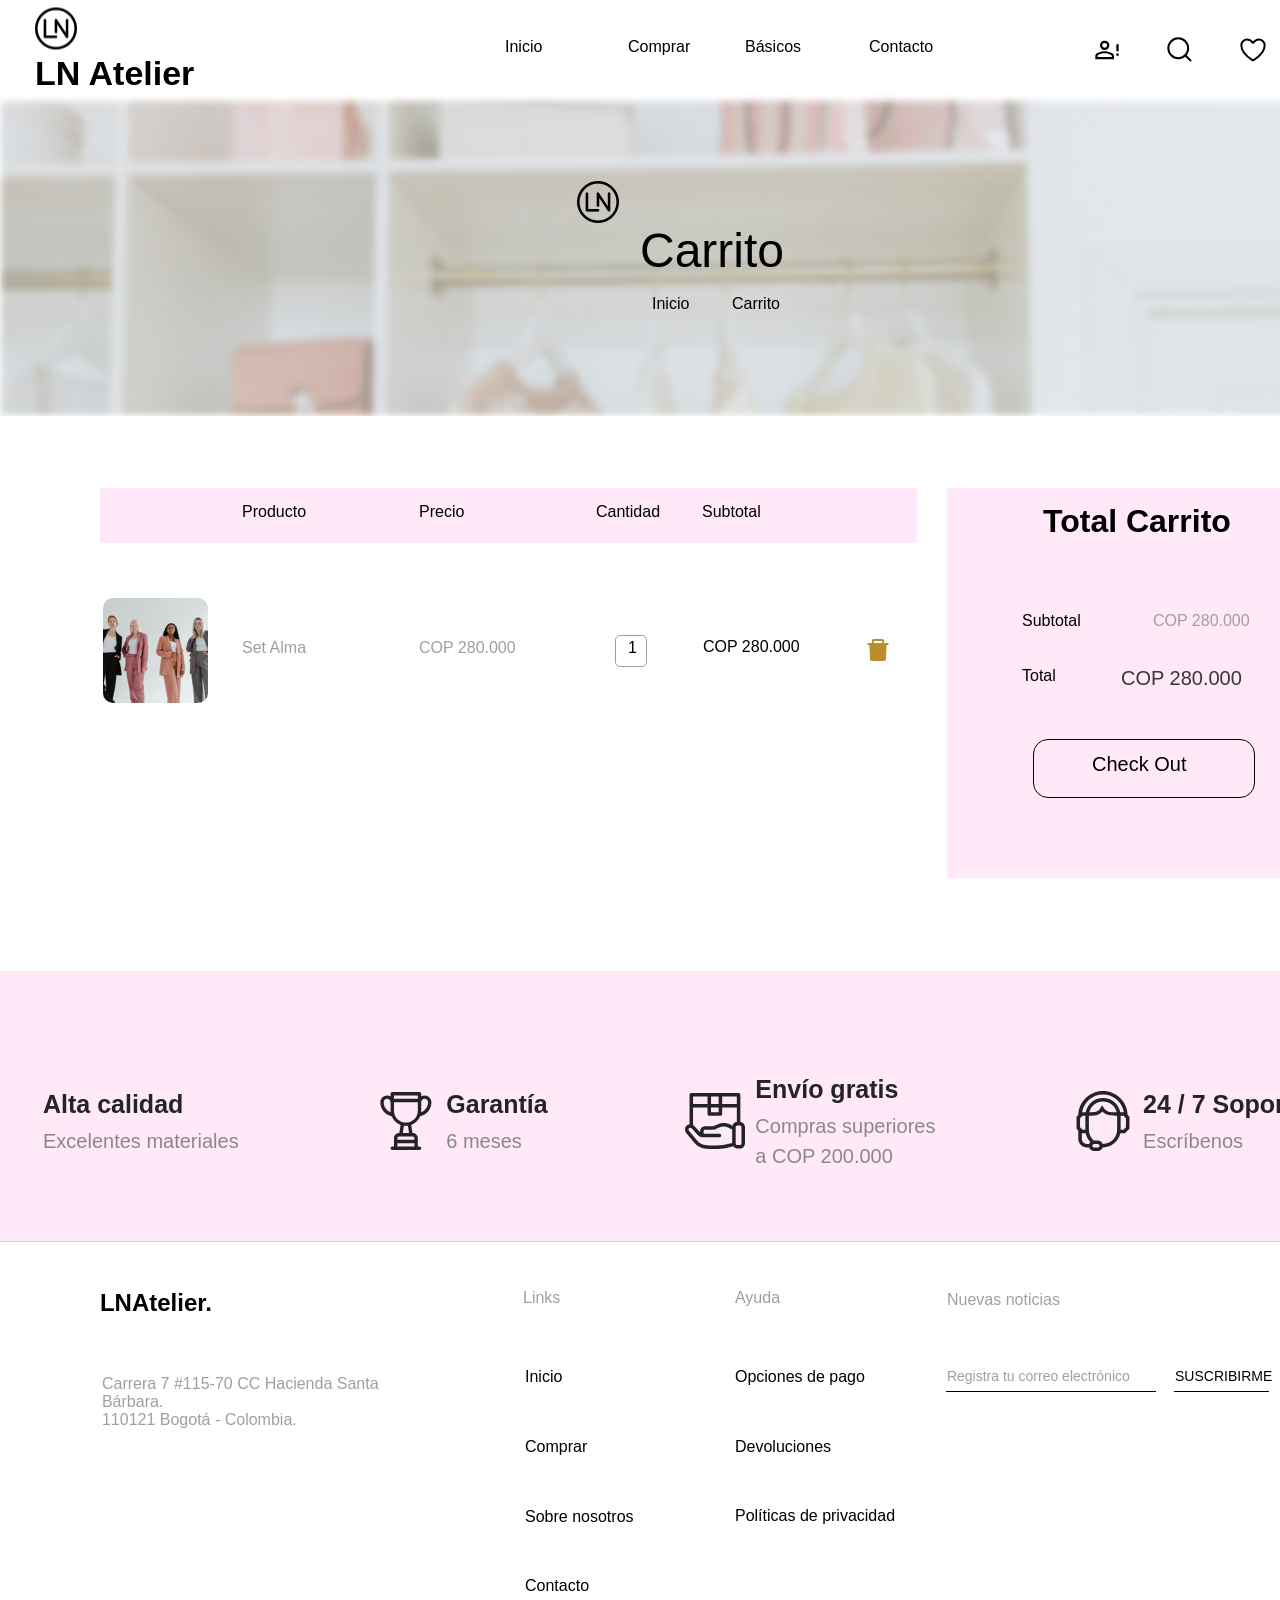
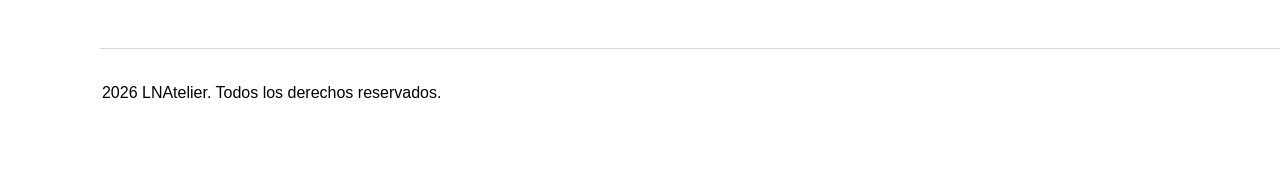
<file: carrito_index.html>
<!DOCTYPE html>
<html lang="en">
<head>
  <meta charset="UTF-8">
  <meta http-equiv="X-UA-Compatible" content="IE=edge">
  <meta name="viewport" content="width=device-width, initial-scale=1.0">
  <link rel="stylesheet" href="./carrito_vars.css">
  <link rel="stylesheet" href="./carrito_style.css">
  
  
  <style>
   a,
   button,
   input,
   select,
   h1,
   h2,
   h3,
   h4,
   h5,
   * {
       box-sizing: border-box;
       margin: 0;
       padding: 0;
       border: none;
       text-decoration: none;
       background: none;
   
       -webkit-font-smoothing: antialiased;
   }
   
   menu, ol, ul {
       list-style-type: none;
       margin: 0;
       padding: 0;
   }
   </style>
  <title>Carrito de compras - LN Atelier</title>
</head>
<body>
  <div class="carrito">
    <div class="header">
      <div class="rectangle-2"></div>
      <div class="group-2">
        <a href="index.html" class="inicio">Inicio</a>
        <a href="comprar_index.html" class="comprar">Comprar</a>
        <a href="ver_producto_index.html" class="b-sicos">Básicos</a>
        <a href="contacto_index.html" class="contacto">Contacto</a>
      </div>
      <div class="group-1">
        <img
          class="mdi-account-alert-outline"
          src="mdi-account-alert-outline0.svg"
        />
        <img class="akar-icons-search" src="akar-icons-search0.svg" />
        <img class="akar-icons-heart" src="akar-icons-heart0.svg" />
        <a href="carrito_index.html">
          <img
            class="ant-design-shopping-cart-outlined"
            src="ant-design-shopping-cart-outlined0.svg"
          />
        </a>
        <div class="frame-168">
          <a href="index.html">
            <img class="freepik-ln-1" src="freepik-ln-10.png" />
            <div class="skin-clinic">LN Atelier</div>
          </a>
        </div>
      </div>
    </div>
    <img class="rectangle-1" src="rectangle-10.png" />
    <div class="frame-1682">
      <img class="freepik-ln-2" src="freepik-ln-11.png" />
    </div>
    <div class="group-55">
      <div class="carrito2">Carrito</div>
    </div>
    <div class="group-56">
      <a href="index.html">
        <div class="inicio2">Inicio</div>
      </a>
      <a href="carrito_index.html">
        <div class="carrito3">Carrito</div>
      </a>
      <img
        class="dashicons-arrow-down-alt-2"
        src="dashicons-arrow-down-alt-20.svg"
      />
    </div>
    <div class="rectangle-50"></div>
    <div class="group-142">
      <div class="group-144">
        <div class="group-143">
          <div class="cop-280-000">COP 280.000</div>
          <div class="set-alma">Set Alma</div>
          <div class="cop-280-0002">COP 280.000</div>
        </div>
        <div class="group-141">
          <div class="rectangle-55"></div>
          <div class="group-140">
            <div class="producto">Producto</div>
            <div class="precio">Precio</div>
            <div class="cantidad">Cantidad</div>
            <div class="subtotal">Subtotal</div>
            <div class="group-146">
              <div class="rectangle-61">
                <img class="asgaard-sofa-5" src="asgaard-sofa-5.png" />
              </div>
            </div>
            <div class="group-138">
              <div class="rectangle-58"></div>
              <div class="_1">1</div>
            </div>
            <img
              class="ant-design-delete-filled"
              src="ant-design-delete-filled0.svg"
            />
          </div>
        </div>
      </div>
      <div class="group-139">
        <div class="rectangle-51"></div>
        <div class="total-carrito">Total Carrito</div>
        <div class="subtotal2">Subtotal</div>
        <div class="total">Total</div>
        <div class="cop-280-0003">COP 280.000</div>
        <div class="cop-280-0004">COP 280.000</div>
        <div class="group-21">
          <a href="checkout_index.html">
            <div class="rectangle-12"></div>
            <div class="check-out">Check Out</div>
          </a>
        </div>
      </div>
    </div>
    <div class="footer">
      <div class="rectangle-19"></div>
      <div class="group-32">
        <div
          class="carrera-7-115-70-cc-hacienda-santa-b-rbara-110121-bogot-colombia"
        >
          Carrera 7 #115-70 CC Hacienda Santa Bárbara.
          <br />
          110121 Bogotá - Colombia.
        </div>
        <div class="ln-atelier">LNAtelier.</div>
        <div class="group-31">
          <div class="group-28">
            <div class="group-26">
              <div class="group-24">
                <a href="index.html" class="inicio3">Inicio</a>
                <a href="comprar_index.html" class="comprar2">Comprar</a>
                <div class="sobre-nosotros">Sobre nosotros</div>
                <a href="contacto_index.html" class="contacto2">Contacto</a>
              </div>
              <div class="links">Links</div>
            </div>
            <div class="group-27">
              <div class="ayuda">Ayuda</div>
              <div class="group-25">
                <div class="opciones-de-pago">Opciones de pago</div>
                <div class="devoluciones">Devoluciones</div>
                <div class="pol-ticas-de-privacidad">Políticas de privacidad</div>
              </div>
            </div>
          </div>
          <div class="group-30">
            <div class="nuevas-noticias">Nuevas noticias</div>
            <div class="group-29">
              <div class="registra-tu-correo-electr-nico">
                Registra tu correo electrónico
              </div>
              <div class="line-2"></div>
              <div class="suscribirme">SUSCRIBIRME</div>
              <div class="line-3"></div>
            </div>
          </div>
        </div>
      </div>
      <div class="group-44">
        <div class="line-4"></div>
        <div class="_2026-ln-atelier-todos-los-derechos-reservados">
          2026 LNAtelier. Todos los derechos reservados.
        </div>
      </div>
    </div>
    <div class="frame-162">
      <div class="feature">
        <div class="frame-5">
          <div class="trophy-1">
            <img class="group" src="group0.svg" />
          </div>
          <div class="text">
            <div class="alta-calidad">Alta calidad</div>
            <div class="excelentes-materiales">Excelentes materiales</div>
          </div>
        </div>
        <div class="frame-19">
          <div class="guarantee">
            <img class="group2" src="group1.svg" />
          </div>
          <div class="text">
            <div class="garant-a">Garantía</div>
            <div class="_6-meses">6 meses</div>
          </div>
        </div>
        <div class="frame-2">
          <img class="shipping" src="shipping0.svg" />
          <div class="text">
            <div class="env-o-gratis">Envío gratis</div>
            <div class="compras-superiores-a-cop-200-000">
              Compras superiores
              <br />
              a COP 200.000
            </div>
          </div>
        </div>
        <div class="frame-4">
          <img class="customer-support" src="customer-support0.svg" />
          <div class="text">
            <div class="_24-7-soporte">24 / 7 Soporte</div>
            <div class="escr-benos">Escríbenos</div>
          </div>
        </div>
      </div>
    </div>
  </div>
  
  <script src="script.js"></script>
</body>
</html>
</file>
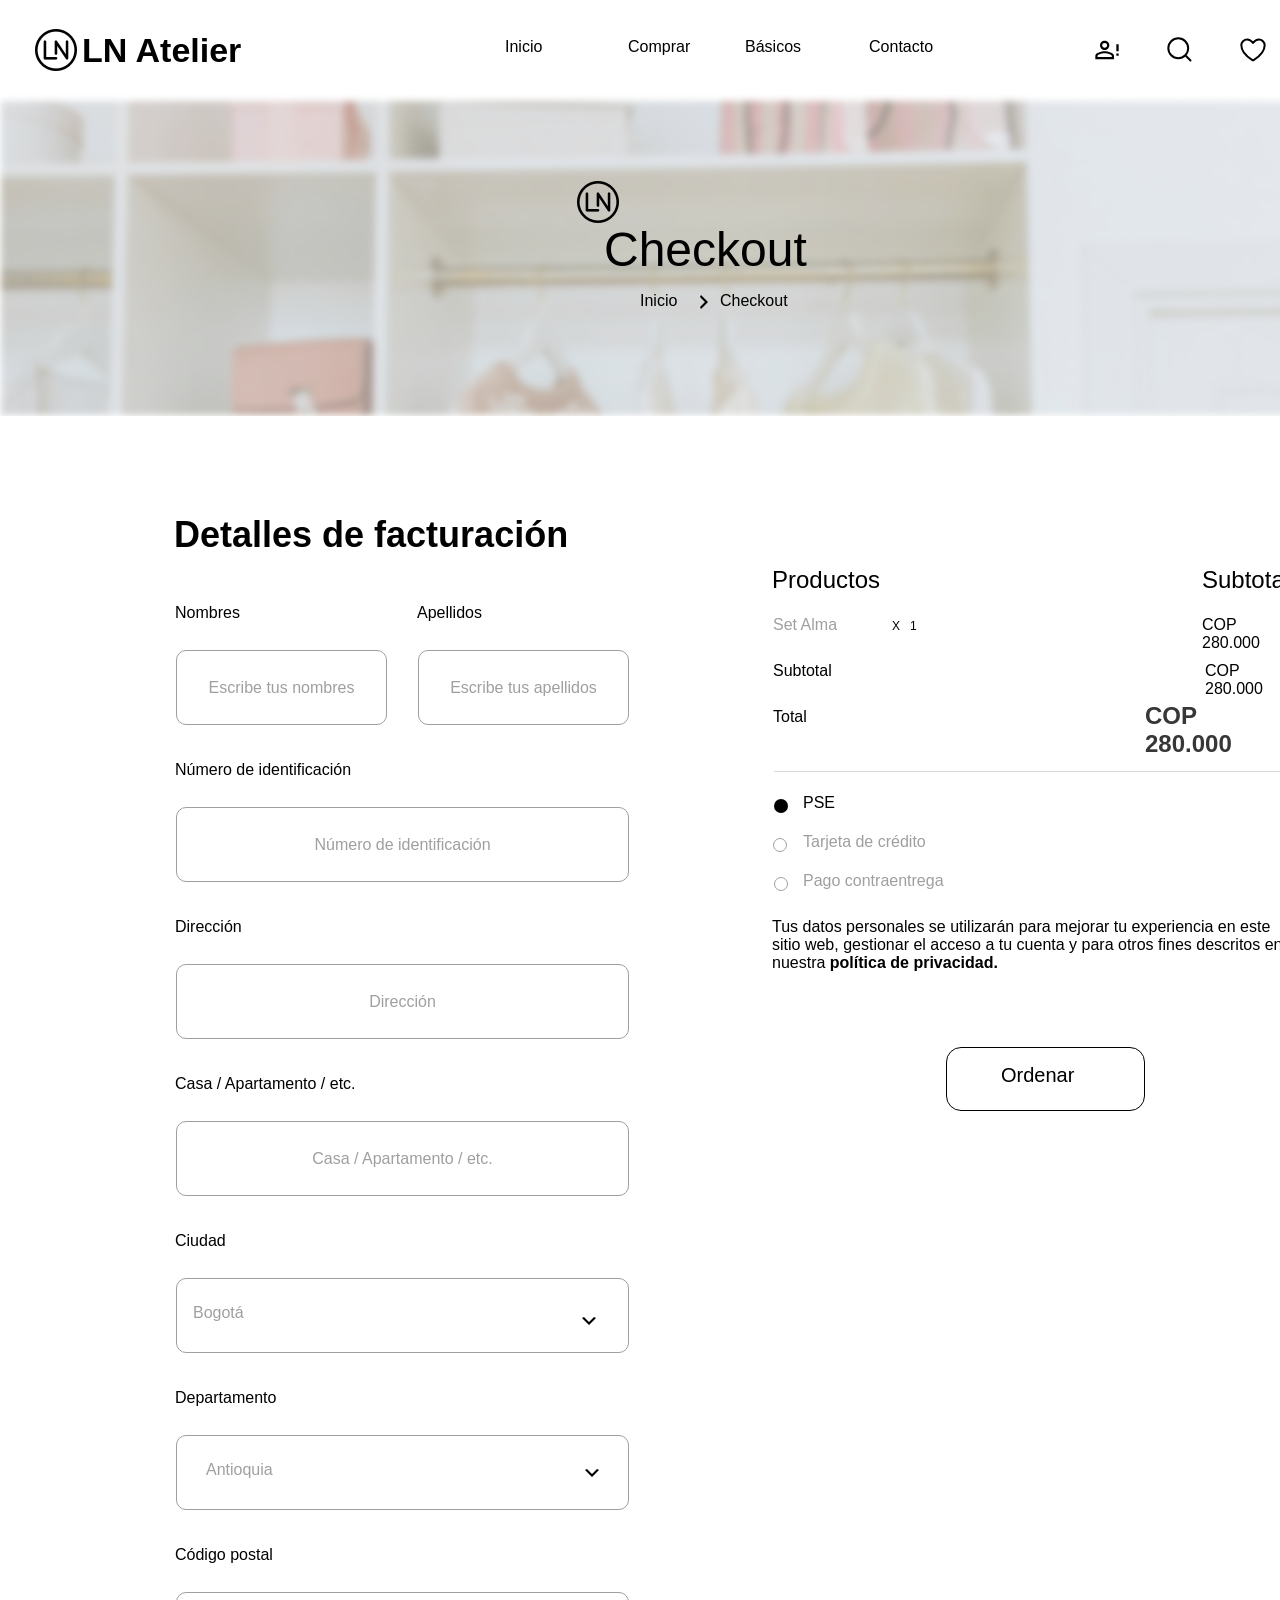
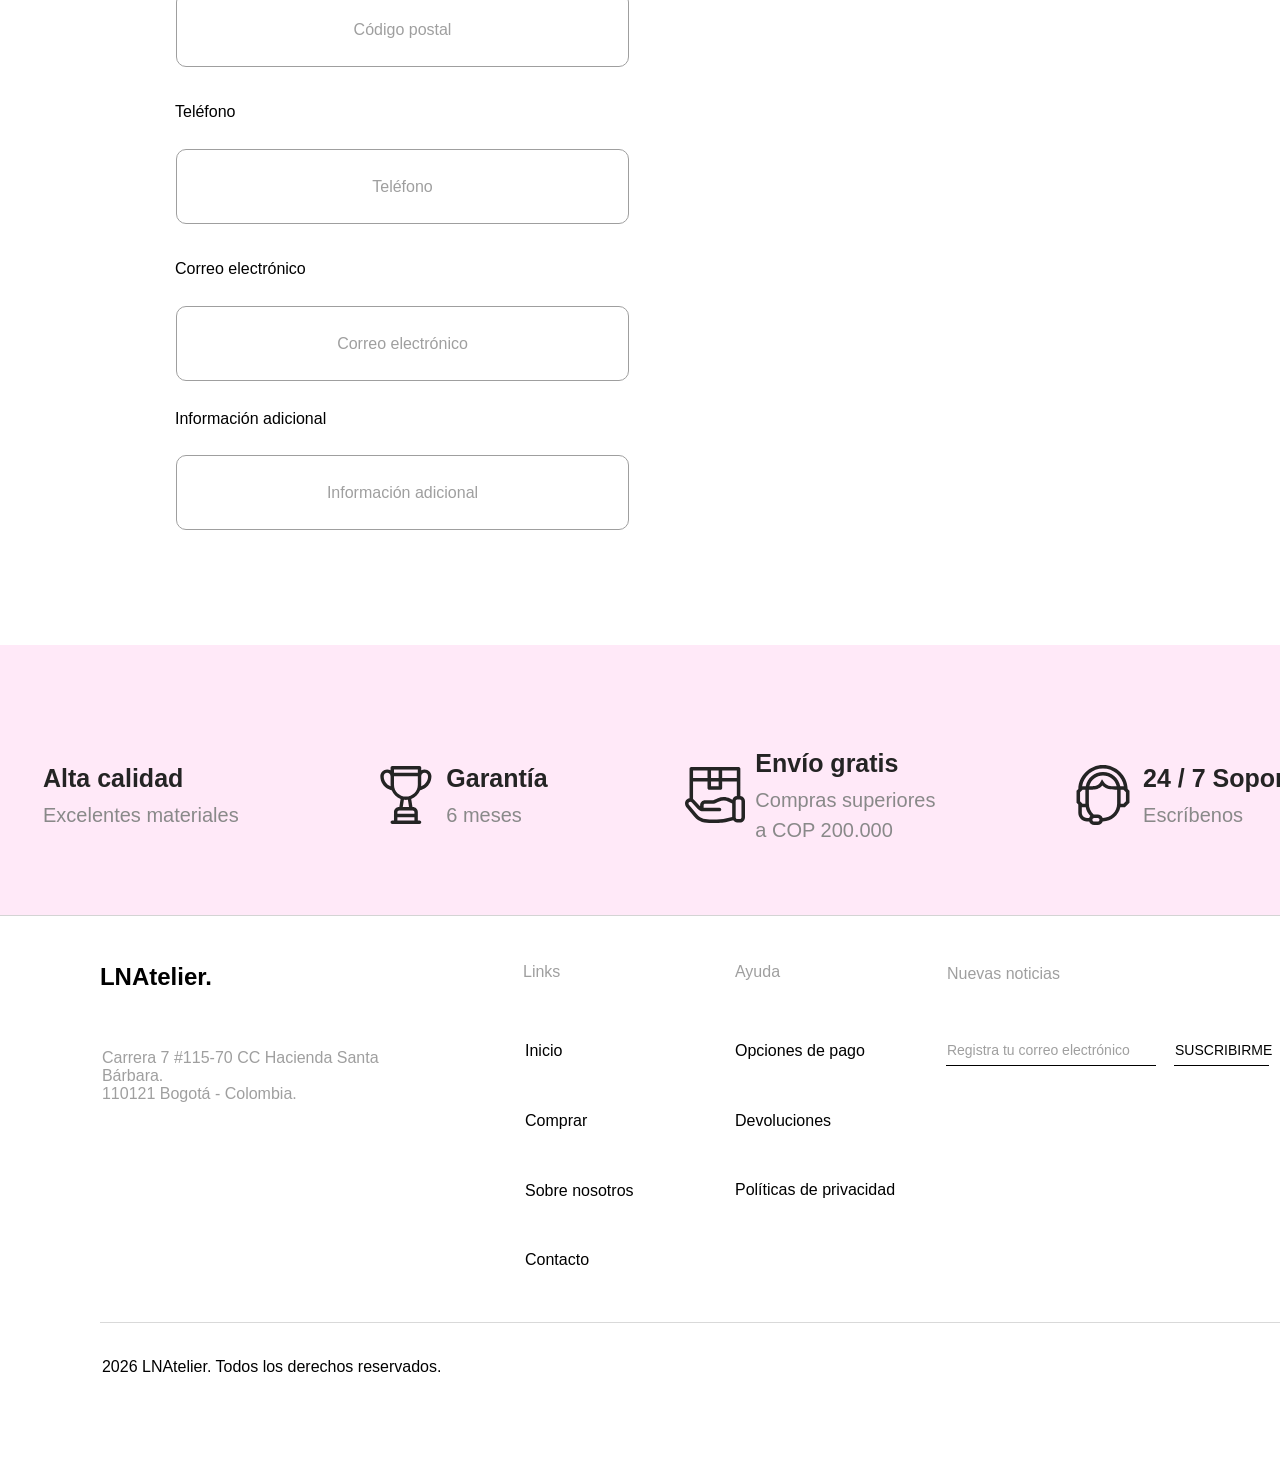
<file: checkout_index.html>
<!DOCTYPE html>
<html lang="en">
<head>
  <meta charset="UTF-8">
  <meta http-equiv="X-UA-Compatible" content="IE=edge">
  <meta name="viewport" content="width=device-width, initial-scale=1.0">
  <link rel="stylesheet" href="./checkout_vars.css">
  <link rel="stylesheet" href="./checkout_style.css">
  
  
  <style>
   a,
   button,
   input,
   select,
   h1,
   h2,
   h3,
   h4,
   h5,
   * {
       box-sizing: border-box;
       margin: 0;
       padding: 0;
       border: none;
       text-decoration: none;
       background: none;
   
       -webkit-font-smoothing: antialiased;
   }
   
   menu, ol, ul {
       list-style-type: none;
       margin: 0;
       padding: 0;
   }
   </style>
  <title>Checkout - LN Atelier</title>
</head>
<body>
  <div class="checkout">
    <div class="header">
      <div class="rectangle-2"></div>
      <div class="group-2">
        <a href="index.html" class="inicio">Inicio</a>
        <a href="comprar_index.html" class="comprar">Comprar</a>
        <a href="ver_producto_index.html" class="b-sicos">Básicos</a>
        <a href="contacto_index.html" class="contacto">Contacto</a>
      </div>
      <div class="group-1">
        <img
          class="mdi-account-alert-outline"
          src="mdi-account-alert-outline0.svg"
        />
        <img class="akar-icons-search" src="akar-icons-search0.svg" />
        <img class="akar-icons-heart" src="akar-icons-heart0.svg" />
        <img
          class="ant-design-shopping-cart-outlined"
          src="ant-design-shopping-cart-outlined0.svg"
        />
        <div class="frame-168">
          <img class="freepik-ln-1" src="freepik-ln-10.png" />
          <div class="skin-clinic">LN Atelier</div>
        </div>
      </div>
    </div>
    <img class="rectangle-1" src="rectangle-10.png" />
    <div class="frame-1682">
      <img class="freepik-ln-2" src="freepik-ln-11.png" />
    </div>
    <div class="group-55">
      <div class="checkout2">Checkout</div>
    </div>
    <div class="group-56">
      <div class="inicio2">Inicio</div>
      <div class="checkout3">Checkout</div>
      <img
        class="dashicons-arrow-down-alt-2"
        src="dashicons-arrow-down-alt-20.svg"
      />
    </div>
    <div class="rectangle-50"></div>
    <div class="group-135">
      <div class="group-133">
        <div class="rectangle-51"></div>
        <div class="detalles-de-facturaci-n">Detalles de facturación</div>
        <div class="group-119">
          <div class="nombres">Nombres</div>
          <div class="rectangle-53"></div>
        </div>
        <div class="apellidos">Apellidos</div>
        <div class="rectangle-532"></div>
        <div class="n-mero-de-identificaci-n">Número de identificación</div>
        <div class="rectangle-54"></div>
        <div class="group-121">
          <div class="casa-apartamento-etc">Casa / Apartamento / etc.</div>
          <div class="rectangle-533"></div>
        </div>
        <div class="group-125">
          <div class="c-digo-postal">Código postal</div>
          <div class="rectangle-534"></div>
        </div>
        <div class="group-122">
          <div class="ciudad">Ciudad</div>
          <div class="rectangle-535"></div>
        </div>
        <div class="group-126">
          <div class="tel-fono">Teléfono</div>
          <div class="rectangle-536"></div>
        </div>
        <div class="group-127">
          <div class="correo-electr-nico">Correo electrónico</div>
          <div class="rectangle-537"></div>
        </div>
        <div class="group-128">
          <div class="rectangle-538"></div>
          <div class="informaci-n-adicional">Información adicional</div>
        </div>
        <div class="group-123">
          <div class="group-120">
            <div class="direcci-n">Dirección</div>
            <div class="rectangle-539"></div>
          </div>
          <div class="bogot">Bogotá</div>
          <img
            class="dashicons-arrow-down-alt-22"
            src="dashicons-arrow-down-alt-21.svg"
          />
        </div>
        <div class="group-124">
          <div class="group-120">
            <div class="departamento">Departamento</div>
            <div class="rectangle-5310"></div>
            <div class="antioquia">Antioquia</div>
          </div>
          <img
            class="dashicons-arrow-down-alt-23"
            src="dashicons-arrow-down-alt-22.svg"
          />
        </div>
      </div>
      <div class="group-134">
        <div class="rectangle-52"></div>
        <div class="group-132">
          <div class="group-114">
            <div class="rectangle-12"></div>
            <div class="ordenar">Ordenar</div>
          </div>
          <div class="productos">Productos</div>
          <div class="subtotal">Subtotal</div>
          <div class="cop-280-000">COP 280.000</div>
          <div class="subtotal2">Subtotal</div>
          <div class="total">Total</div>
          <div class="set-alma">Set Alma</div>
          <div class="x">X</div>
          <div class="_1">1</div>
          <div class="cop-280-0002">COP 280.000</div>
          <div class="cop-280-0003">COP 280.000</div>
          <div
            class="tus-datos-personales-se-utilizar-n-para-mejorar-tu-experiencia-en-este-sitio-web-gestionar-el-acceso-a-tu-cuenta-y-para-otros-fines-descritos-en-nuestra-pol-tica-de-privacidad"
          >
            <span>
              <span
                class="tus-datos-personales-se-utilizar-n-para-mejorar-tu-experiencia-en-este-sitio-web-gestionar-el-acceso-a-tu-cuenta-y-para-otros-fines-descritos-en-nuestra-pol-tica-de-privacidad-span"
              >
                Tus datos personales se utilizarán para mejorar tu experiencia en
                este sitio web, gestionar el acceso a tu cuenta y para otros fines
                descritos en nuestra
              </span>
              <span
                class="tus-datos-personales-se-utilizar-n-para-mejorar-tu-experiencia-en-este-sitio-web-gestionar-el-acceso-a-tu-cuenta-y-para-otros-fines-descritos-en-nuestra-pol-tica-de-privacidad-span2"
              >
                política de privacidad.
              </span>
            </span>
          </div>
          <div class="line-10"></div>
          <div class="group-129">
            <div class="pse">PSE</div>
            <div class="ellipse-1"></div>
          </div>
          <div class="group-130">
            <div class="tarjeta-de-cr-dito">Tarjeta de crédito</div>
            <div class="ellipse-12"></div>
          </div>
          <div class="group-131">
            <div class="pago-contraentrega">Pago contraentrega</div>
            <div class="ellipse-13"></div>
          </div>
        </div>
      </div>
    </div>
    <div class="footer">
      <div class="rectangle-19"></div>
      <div class="group-32">
        <div
          class="carrera-7-115-70-cc-hacienda-santa-b-rbara-110121-bogot-colombia"
        >
          Carrera 7 #115-70 CC Hacienda Santa Bárbara.
          <br />
          110121 Bogotá - Colombia.
        </div>
        <div class="ln-atelier">LNAtelier.</div>
        <div class="group-31">
          <div class="group-28">
            <div class="group-26">
              <div class="group-24">
                <div class="inicio3">Inicio</div>
                <div class="comprar2">Comprar</div>
                <div class="sobre-nosotros">Sobre nosotros</div>
                <div class="contacto2">Contacto</div>
              </div>
              <div class="links">Links</div>
            </div>
            <div class="group-27">
              <div class="ayuda">Ayuda</div>
              <div class="group-25">
                <div class="opciones-de-pago">Opciones de pago</div>
                <div class="devoluciones">Devoluciones</div>
                <div class="pol-ticas-de-privacidad">Políticas de privacidad</div>
              </div>
            </div>
          </div>
          <div class="group-30">
            <div class="nuevas-noticias">Nuevas noticias</div>
            <div class="group-29">
              <div class="registra-tu-correo-electr-nico">
                Registra tu correo electrónico
              </div>
              <div class="line-2"></div>
              <div class="suscribirme">SUSCRIBIRME</div>
              <div class="line-3"></div>
            </div>
          </div>
        </div>
      </div>
      <div class="group-44">
        <div class="line-4"></div>
        <div class="_2026-ln-atelier-todos-los-derechos-reservados">
          2026 LNAtelier. Todos los derechos reservados.
        </div>
      </div>
    </div>
    <div class="frame-162">
      <div class="feature">
        <div class="frame-5">
          <div class="trophy-1">
            <img class="group" src="group0.svg" />
          </div>
          <div class="text">
            <div class="alta-calidad">Alta calidad</div>
            <div class="excelentes-materiales">Excelentes materiales</div>
          </div>
        </div>
        <div class="frame-19">
          <div class="guarantee">
            <img class="group2" src="group1.svg" />
          </div>
          <div class="text">
            <div class="garant-a">Garantía</div>
            <div class="_6-meses">6 meses</div>
          </div>
        </div>
        <div class="frame-2">
          <img class="shipping" src="shipping0.svg" />
          <div class="text">
            <div class="env-o-gratis">Envío gratis</div>
            <div class="compras-superiores-a-cop-200-000">
              Compras superiores
              <br />
              a COP 200.000
            </div>
          </div>
        </div>
        <div class="frame-4">
          <img class="customer-support" src="customer-support0.svg" />
          <div class="text">
            <div class="_24-7-soporte">24 / 7 Soporte</div>
            <div class="escr-benos">Escríbenos</div>
          </div>
        </div>
      </div>
    </div>
  </div>
  
  <script src="script.js"></script>
</body>
</html>
</file>
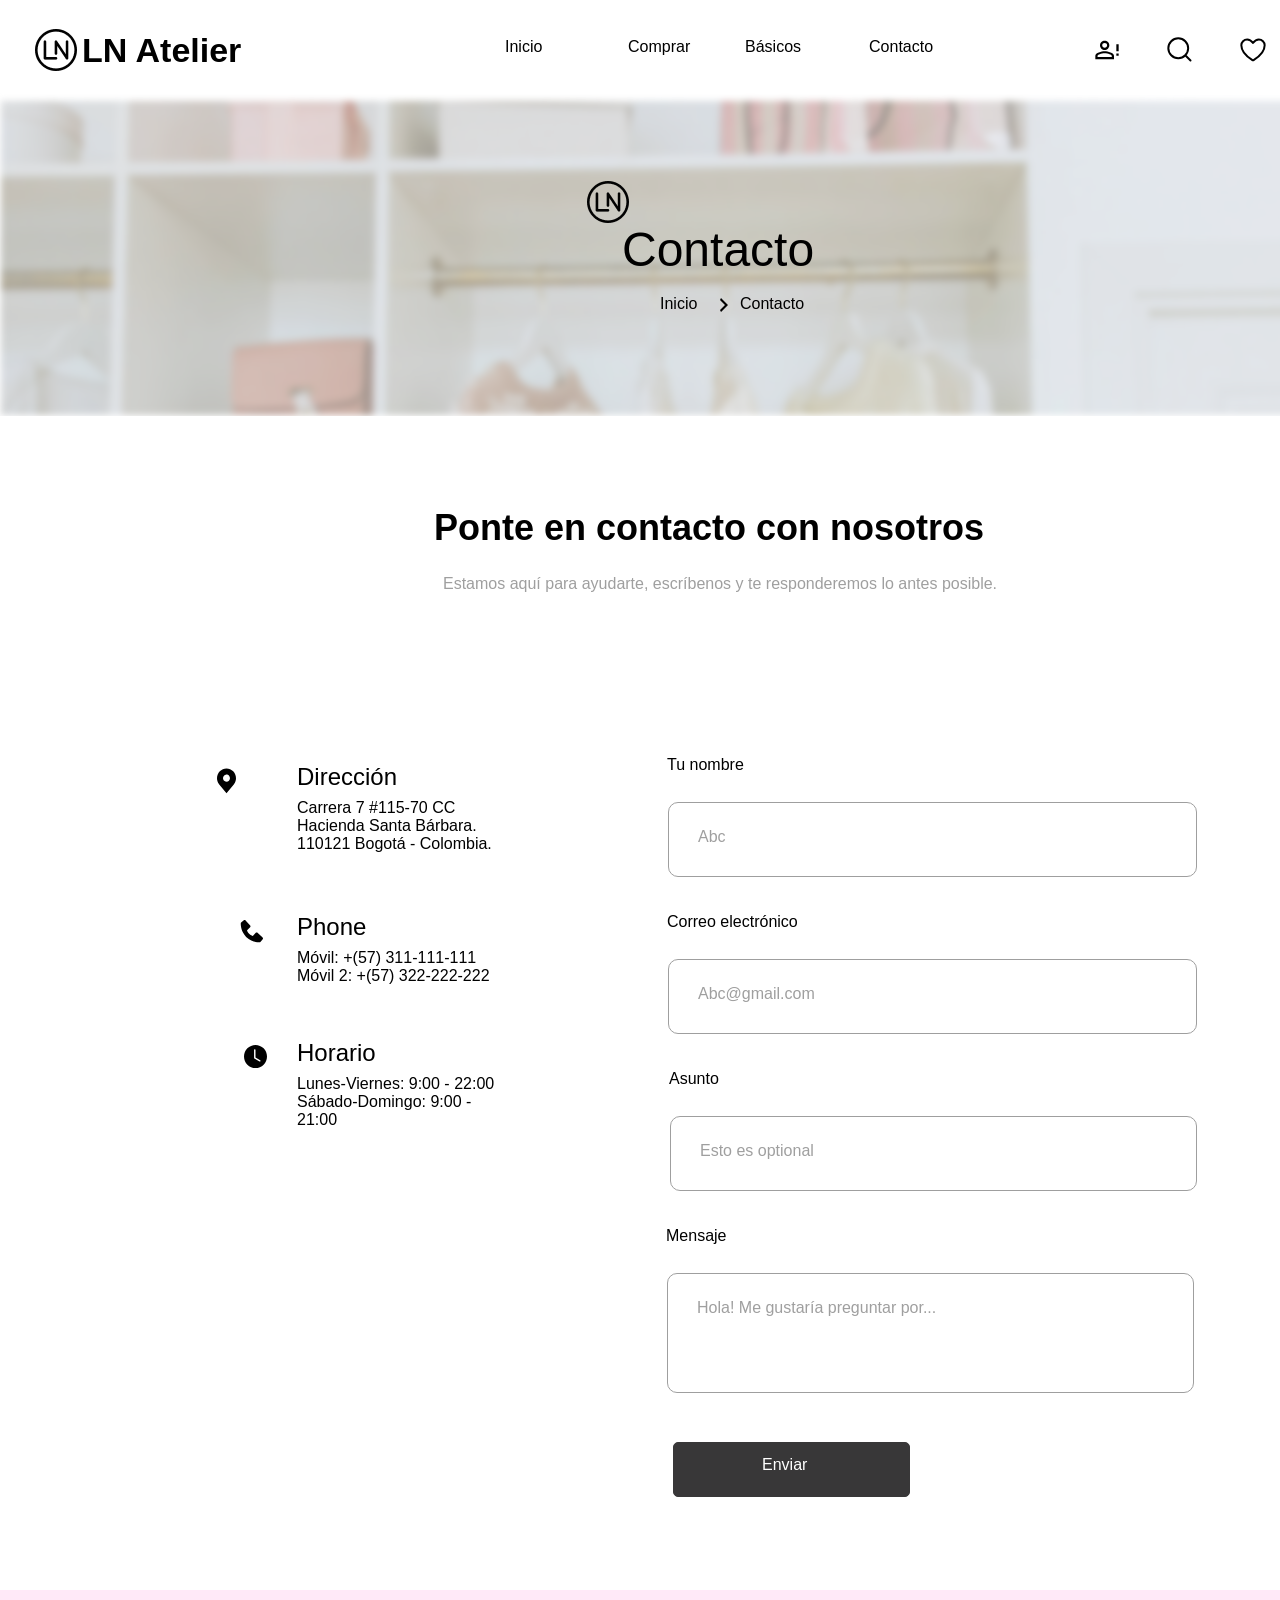
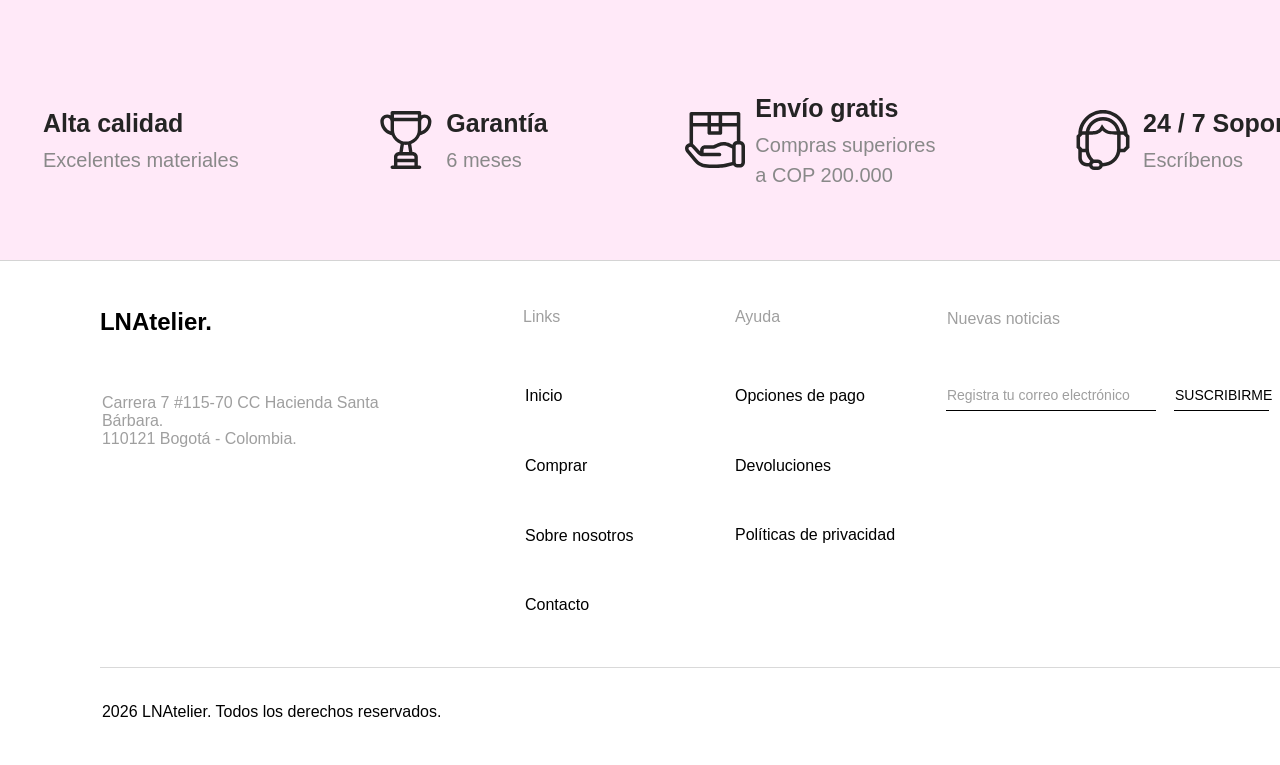
<file: contacto_index.html>
<!DOCTYPE html>
<html lang="en">
<head>
  <meta charset="UTF-8">
  <meta http-equiv="X-UA-Compatible" content="IE=edge">
  <meta name="viewport" content="width=device-width, initial-scale=1.0">
  <link rel="stylesheet" href="./contacto_vars.css">
  <link rel="stylesheet" href="./contacto_style.css">
  
  
  <style>
   a,
   button,
   input,
   select,
   h1,
   h2,
   h3,
   h4,
   h5,
   * {
       box-sizing: border-box;
       margin: 0;
       padding: 0;
       border: none;
       text-decoration: none;
       background: none;
   
       -webkit-font-smoothing: antialiased;
   }
   
   menu, ol, ul {
       list-style-type: none;
       margin: 0;
       padding: 0;
   }
   </style>
  <title>Contacto - LN Atelier</title>
</head>
<body>
  <div class="contacto">
    <div class="header">
      <div class="rectangle-2"></div>
      <div class="group-2">
        <a href="index.html" class="inicio">Inicio</a>
        <a href="comprar_index.html" class="comprar">Comprar</a>
        <a href="ver_producto_index.html" class="b-sicos">Básicos</a>
        <a href="contacto_index.html" class="contacto2">Contacto</a>
      </div>
      <div class="group-1">
        <img
          class="mdi-account-alert-outline"
          src="mdi-account-alert-outline0.svg"
        />
        <img class="akar-icons-search" src="akar-icons-search0.svg" />
        <img class="akar-icons-heart" src="akar-icons-heart0.svg" />
        <a href="carrito_index.html">
          <img
            class="ant-design-shopping-cart-outlined"
            src="ant-design-shopping-cart-outlined0.svg"
            />
        </a>
        <a href="index.html">
          <div class="frame-168">
            <img class="freepik-ln-1" src="freepik-ln-10.png" />
            <div class="skin-clinic">LN Atelier</div>
          </div>
        </a>
      </div>
    </div>
    <img class="rectangle-1" src="rectangle-10.png" />
    <div class="frame-1682">
      <img class="freepik-ln-2" src="freepik-ln-11.png" />
    </div>
    <div class="group-55">
      <div class="contacto3">Contacto</div>
    </div>
    <div class="group-56">
      <a href="index.html">
        <div class="home">Inicio</div>
      </a>
      <a href="contacto_index.html">
      <div class="contacto4">Contacto</div>
      </a>
      <img
        class="dashicons-arrow-down-alt-2"
        src="dashicons-arrow-down-alt-20.svg"
      />
    </div>
    <div class="footer">
      <div class="rectangle-19"></div>
      <div class="group-32">
        <div
          class="carrera-7-115-70-cc-hacienda-santa-b-rbara-110121-bogot-colombia"
        >
          Carrera 7 #115-70 CC Hacienda Santa Bárbara.
          <br />
          110121 Bogotá - Colombia.
        </div>
        <div class="ln-atelier">LNAtelier.</div>
        <div class="group-31">
          <div class="group-28">
            <div class="group-26">
              <div class="group-24">
                <a href="index.html" class="inicio2">Inicio</a>
                <a href="comprar_index.html" class="comprar2">Comprar</a>
                <div class="sobre-nosotros">Sobre nosotros</div>
                <a href="contacto_index.html" class="contacto5">Contacto</a>
              </div>
              <div class="links">Links</div>
            </div>
            <div class="group-27">
              <div class="ayuda">Ayuda</div>
              <div class="group-25">
                <div class="opciones-de-pago">Opciones de pago</div>
                <div class="devoluciones">Devoluciones</div>
                <div class="pol-ticas-de-privacidad">Políticas de privacidad</div>
              </div>
            </div>
          </div>
          <div class="group-30">
            <div class="nuevas-noticias">Nuevas noticias</div>
            <div class="group-29">
              <div class="registra-tu-correo-electr-nico">
                Registra tu correo electrónico
              </div>
              <div class="line-2"></div>
              <div class="suscribirme">SUSCRIBIRME</div>
              <div class="line-3"></div>
            </div>
          </div>
        </div>
      </div>
      <div class="group-44">
        <div class="line-4"></div>
        <div class="_2026-ln-atelier-todos-los-derechos-reservados">
          2026 LNAtelier. Todos los derechos reservados.
        </div>
      </div>
    </div>
    <div class="rectangle-50"></div>
    <div class="ponte-en-contacto-con-nosotros">
      Ponte en contacto con nosotros
    </div>
    <div
      class="estamos-aqu-para-ayudarte-escr-benos-y-te-responderemos-lo-antes-posible"
    >
      Estamos aquí para ayudarte, escríbenos y te responderemos lo antes posible.
    </div>
    <div class="group-161">
      <div class="group-155">
        <div class="rectangle-66"></div>
        <img class="vector" src="vector__.svg" />
        <img class="bxs-phone" src="bxs-phone0.svg" />
        <div class="direcci-n">Dirección</div>
        <div class="horario">Horario</div>
        <div class="phone">Phone</div>
        <div
          class="carrera-7-115-70-cc-hacienda-santa-b-rbara-110121-bogot-colombia2"
        >
          Carrera 7 #115-70 CC Hacienda Santa Bárbara.
          <br />
          110121 Bogotá - Colombia.
        </div>
        <div class="lunes-viernes-9-00-22-00-s-bado-domingo-9-00-21-00">
          Lunes-Viernes: 9:00 - 22:00
          <br />
          Sábado-Domingo: 9:00 - 21:00
        </div>
        <div class="m-vil-57-311-111-111-m-vil-2-57-322-222-222">
          Móvil: +(57) 311-111-111
          <br />
          Móvil 2: +(57) 322-222-222
        </div>
        <img class="bi-clock-fill" src="bi-clock-fill0.svg" />
      </div>
      <div class="group-158">
        <div class="group-160">
          <div class="rectangle-51"></div>
          <div class="group-159">
            <div class="group-21">
              <div class="rectangle-12"></div>
              <div class="enviar">Enviar</div>
            </div>
            <div class="group-112">
              <div class="tu-nombre">Tu nombre</div>
              <div class="rectangle-53"></div>
            </div>
            <div class="group-113">
              <div class="correo-electr-nico">Correo electrónico</div>
              <div class="rectangle-532"></div>
              <div class="abc-gmail-com">Abc@gmail.com</div>
            </div>
            <div class="group-156">
              <div class="asunto">Asunto</div>
              <div class="rectangle-533"></div>
              <div class="esto-es-optional">Esto es optional</div>
            </div>
            <div class="group-157">
              <div class="mensaje">Mensaje</div>
              <div class="rectangle-534"></div>
              <div class="hola-me-gustar-a-preguntar-por">
                Hola! Me gustaría preguntar por...
              </div>
            </div>
            <div class="abc">Abc</div>
          </div>
        </div>
      </div>
    </div>
    <div class="frame-162">
      <div class="feature">
        <div class="frame-5">
          <div class="trophy-1">
            <img class="group" src="group0.svg" />
          </div>
          <div class="text">
            <div class="alta-calidad">Alta calidad</div>
            <div class="excelentes-materiales">Excelentes materiales</div>
          </div>
        </div>
        <div class="frame-19">
          <div class="guarantee">
            <img class="group2" src="group1.svg" />
          </div>
          <div class="text">
            <div class="garant-a">Garantía</div>
            <div class="_6-meses">6 meses</div>
          </div>
        </div>
        <div class="frame-2">
          <img class="shipping" src="shipping0.svg" />
          <div class="text">
            <div class="env-o-gratis">Envío gratis</div>
            <div class="compras-superiores-a-cop-200-000">
              Compras superiores
              <br />
              a COP 200.000
            </div>
          </div>
        </div>
        <div class="frame-4">
          <img class="customer-support" src="customer-support0.svg" />
          <div class="text">
            <div class="_24-7-soporte">24 / 7 Soporte</div>
            <div class="escr-benos">Escríbenos</div>
          </div>
        </div>
      </div>
    </div>
  </div>
  
  <script src="script.js"></script>
</body>
</html>
</file>
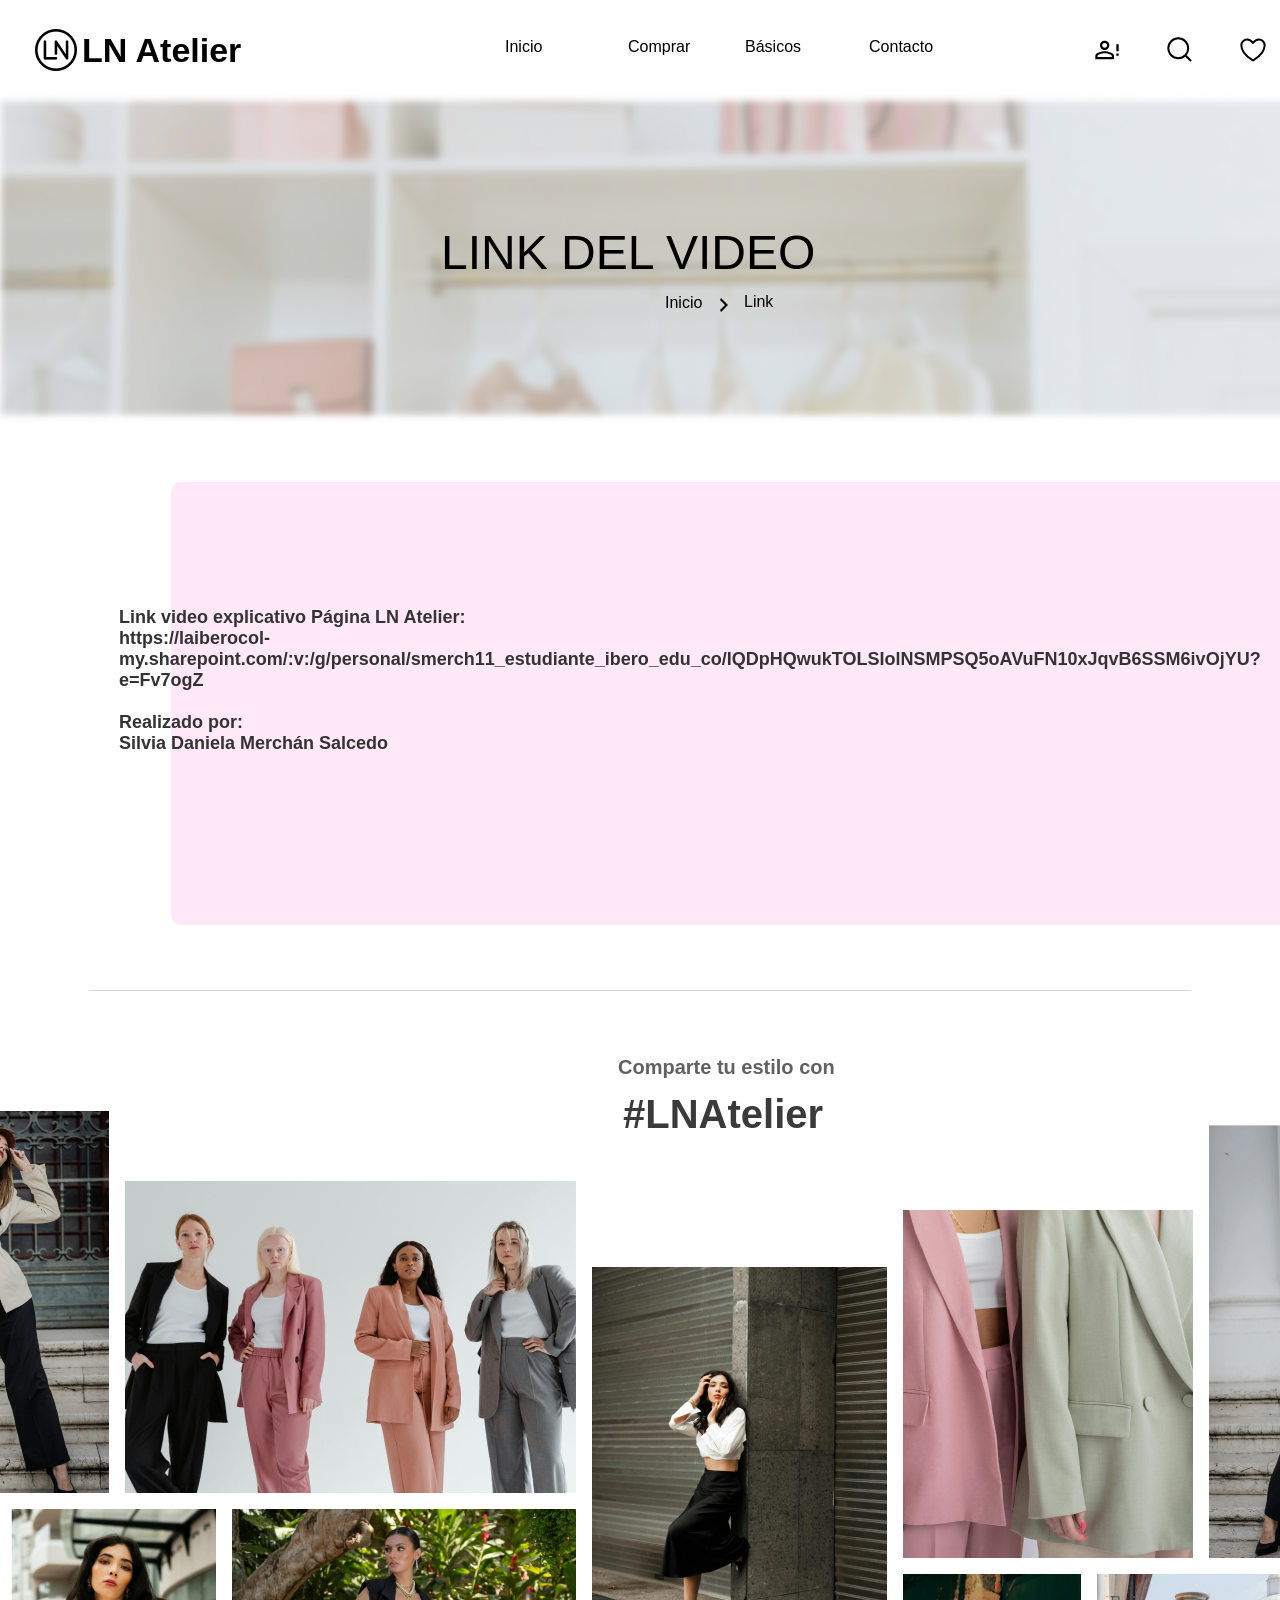
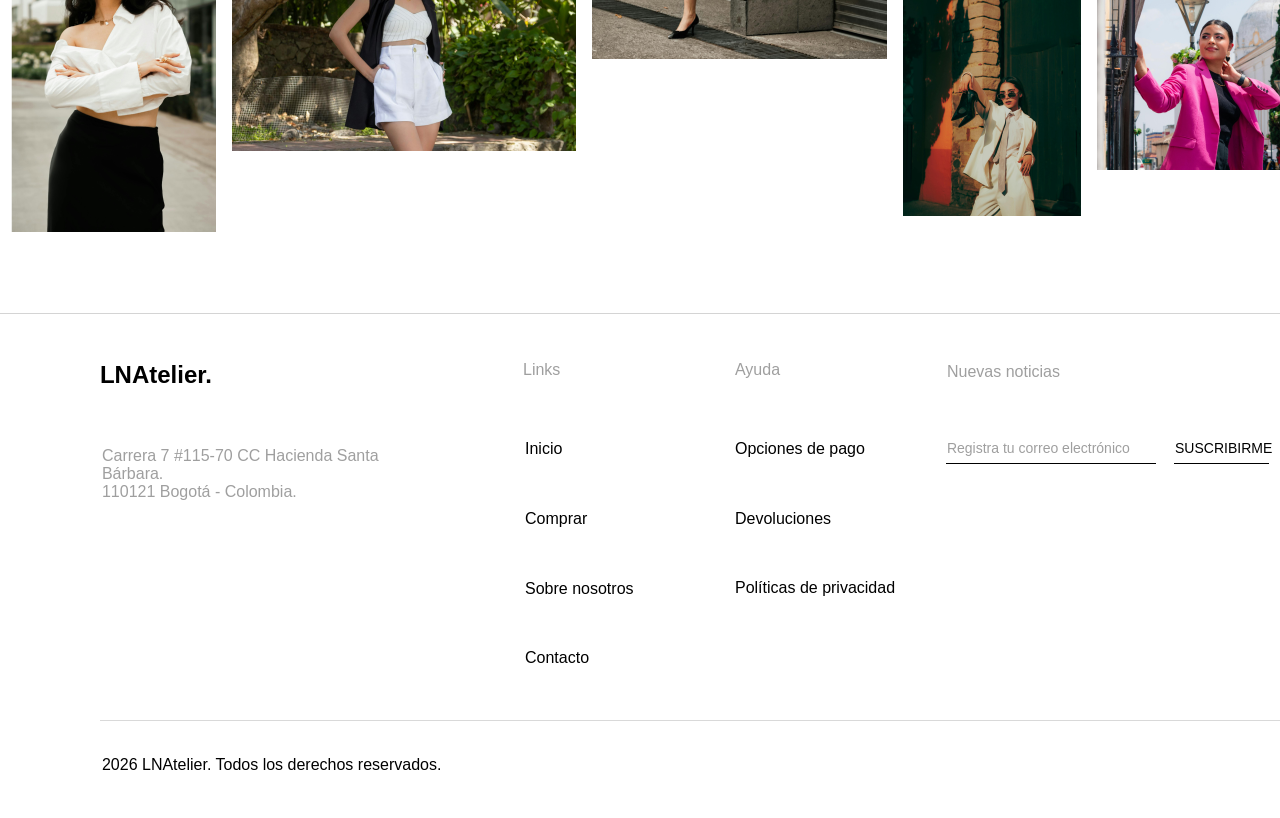
<file: link_index.html>
<!DOCTYPE html>
<html lang="en">
<head>
  <meta charset="UTF-8">
  <meta http-equiv="X-UA-Compatible" content="IE=edge">
  <meta name="viewport" content="width=device-width, initial-scale=1.0">
  <link rel="stylesheet" href="./link_vars.css">
  <link rel="stylesheet" href="./link_style.css">
  
  
  <style>
   a,
   button,
   input,
   select,
   h1,
   h2,
   h3,
   h4,
   h5,
   * {
       box-sizing: border-box;
       margin: 0;
       padding: 0;
       border: none;
       text-decoration: none;
       background: none;
   
       -webkit-font-smoothing: antialiased;
   }
   
   menu, ol, ul {
       list-style-type: none;
       margin: 0;
       padding: 0;
   }
   </style>
  <title>Link Video - LN Atelier</title>
</head>
<body>
  <div class="inicio">
    <div class="header">
      <div class="rectangle-2"></div>
      <div class="group-2">
        <a href="index.html" class="inicio2">Inicio</a>
        <a href="comprar_index.html" class="comprar">Comprar</a>
        <a href="ver_producto_index.html" class="b-sicos">Básicos</a>
        <a href="contacto_index.html" class="contacto">Contacto</a>
      </div>
      <div class="group-1">
        <img
          class="mdi-account-alert-outline"
          src="mdi-account-alert-outline0.svg"
        />
        <img class="akar-icons-search" src="akar-icons-search0.svg" />
        <img class="akar-icons-heart" src="akar-icons-heart0.svg" />
        <a href="carrito_index.html">
          <img
            class="ant-design-shopping-cart-outlined"
            src="ant-design-shopping-cart-outlined0.svg"
          />
        </a>
        <a href="index.html">
          <div class="frame-168">
            <img class="freepik-ln-1" src="freepik-ln-10.png" />
            <div class="skin-clinic">LN Atelier</div>
          </div>
        </a>
      </div>
    </div>
    <div class="images">
      <div class="rectangle-35"></div>
      <img class="rectangle-36" src="rectangle-360.png" />
      <img class="rectangle-38" src="rectangle-380.png" />
      <img class="rectangle-40" src="rectangle-400.png" />
      <img class="rectangle-39" src="rectangle-390.png" />
      <img class="rectangle-41" src="rectangle-410.png" />
      <img class="rectangle-44" src="rectangle-440.png" />
      <img class="rectangle-43" src="rectangle-430.png" />
      <img class="rectangle-45" src="rectangle-450.png" />
      <img class="rectangle-37" src="rectangle-370.png" />
    </div>
    <div class="title">
      <div class="title2">Comparte tu estilo con</div>
      <div class="title3">#LNAtelier</div>
    </div>
    <div class="rectangle-77"></div>
    <div
      class="link-video-explicativo-p-gina-ln-atelier-https-realizado-por-silvia-daniela-merch-n-salcedo"
    >
      Link video explicativo Página LN Atelier: <br>
      https://laiberocol-my.sharepoint.com/:v:/g/personal/smerch11_estudiante_ibero_edu_co/IQDpHQwukTOLSIolNSMPSQ5oAVuFN10xJqvB6SSM6ivOjYU?e=Fv7ogZ
      <br />
      <br />
      Realizado por:
      <br />
      Silvia Daniela Merchán Salcedo
    </div>
    <img class="rectangle-1" src="rectangle-10.png" />
    <div class="frame-1682">
      <img class="freepik-ln-1" src="freepik-ln-11.png" />
    </div>
    <div class="group-55">
      <div class="link">LINK DEL VIDEO</div>
    </div>
    <div class="group-56">
      <a href="index.html">
        <div class="inicio3">Inicio</div>
      </a>
      <a href="index.html">
        <div class="link2">Link</div>
      </a>
      <img
        class="dashicons-arrow-down-alt-2"
        src="dashicons-arrow-down-alt-20.svg"
      />
    </div>
    <div class="line-4"></div>
    <div class="footer">
      <div class="rectangle-19"></div>
      <div class="group-32">
        <div
          class="carrera-7-115-70-cc-hacienda-santa-b-rbara-110121-bogot-colombia"
        >
          Carrera 7 #115-70 CC Hacienda Santa Bárbara.
          <br />
          110121 Bogotá - Colombia.
        </div>
        <div class="ln-atelier">LNAtelier.</div>
        <div class="group-31">
          <div class="group-28">
            <div class="group-26">
              <div class="group-24">
                <a href="index.html" class="inicio4">Inicio</a>
                <a href="comprar_index.html" class="comprar2">Comprar</a>
                <div class="sobre-nosotros">Sobre nosotros</div>
                <a href="contacto_index.html" class="contacto2">Contacto</a>
              </div>
              <div class="links">Links</div>
            </div>
            <div class="group-27">
              <div class="ayuda">Ayuda</div>
              <div class="group-25">
                <div class="opciones-de-pago">Opciones de pago</div>
                <div class="devoluciones">Devoluciones</div>
                <div class="pol-ticas-de-privacidad">Políticas de privacidad</div>
              </div>
            </div>
          </div>
          <div class="group-30">
            <div class="nuevas-noticias">Nuevas noticias</div>
            <div class="group-29">
              <div class="registra-tu-correo-electr-nico">
                Registra tu correo electrónico
              </div>
              <div class="line-2"></div>
              <div class="suscribirme">SUSCRIBIRME</div>
              <div class="line-3"></div>
            </div>
          </div>
        </div>
      </div>
      <div class="group-44">
        <div class="line-42"></div>
        <div class="_2026-ln-atelier-todos-los-derechos-reservados">
          2026 LNAtelier. Todos los derechos reservados.
        </div>
      </div>
    </div>
  </div>
  
  <script src="script.js"></script>
</body>
</html>
</file>
<file: carrito_vars.css>
/* Figma Styles of your File */
:root {
  /* Colors */
  --primary: #383738;

  /* Fonts */
  /* Effects */
}
/* Figma Color Variables of your File */
</file>
<file: carrito_style.css>
.carrito,
.carrito * {
  box-sizing: border-box;
}
.carrito {
  background: #ffffff;
  height: 1796px;
  position: relative;
  overflow: hidden;
}
.header {
  width: 1440px;
  height: 100px;
  position: absolute;
  left: 0px;
  top: 0px;
}
.rectangle-2 {
  background: #ffffff;
  width: 100%;
  height: 100%;
  position: absolute;
  right: 0%;
  left: 0%;
  bottom: 0%;
  top: 0%;
}
.group-168 {
  position: absolute;
  inset: 0;
}
.group-2 {
  width: 440px;
  height: 24px;
  position: static;
}
.inicio {
  color: #000000;
  text-align: left;
  font-family: "Poppins-Medium", sans-serif;
  font-size: 16px;
  font-weight: 500;
  position: absolute;
  right: 61.94%;
  left: 35.07%;
  width: 2.99%;
  bottom: 38%;
  top: 38%;
  height: 24%;
}
.comprar {
  color: #000000;
  text-align: left;
  font-family: "Poppins-Medium", sans-serif;
  font-size: 16px;
  font-weight: 500;
  position: absolute;
  right: 51.25%;
  left: 43.61%;
  width: 5.14%;
  bottom: 38%;
  top: 38%;
  height: 24%;
}
.b-sicos {
  color: #000000;
  text-align: left;
  font-family: "Poppins-Medium", sans-serif;
  font-size: 16px;
  font-weight: 500;
  position: absolute;
  right: 43.89%;
  left: 51.74%;
  width: 4.38%;
  bottom: 38%;
  top: 38%;
  height: 24%;
}
.contacto {
  color: #000000;
  text-align: left;
  font-family: "Poppins-Medium", sans-serif;
  font-size: 16px;
  font-weight: 500;
  position: absolute;
  right: 34.38%;
  left: 60.35%;
  width: 5.28%;
  bottom: 38%;
  top: 38%;
  height: 24%;
}
.group-1 {
  width: 1305px;
  height: 42px;
  position: static;
}
.mdi-account-alert-outline {
  width: 1.94%;
  height: 28%;
  position: absolute;
  right: 22.15%;
  left: 75.9%;
  bottom: 36%;
  top: 36%;
  overflow: visible;
}
.akar-icons-search {
  width: 1.94%;
  height: 28%;
  position: absolute;
  right: 17.08%;
  left: 80.97%;
  bottom: 36%;
  top: 36%;
  overflow: visible;
}
.akar-icons-heart {
  width: 1.94%;
  height: 28%;
  position: absolute;
  right: 12.01%;
  left: 86.04%;
  bottom: 36%;
  top: 36%;
  overflow: visible;
}
.ant-design-shopping-cart-outlined {
  width: 1.94%;
  height: 28%;
  position: absolute;
  right: 6.94%;
  left: 91.11%;
  bottom: 36%;
  top: 36%;
  overflow: visible;
}
.frame-168 {
  display: flex;
  flex-direction: row;
  gap: 5px;
  align-items: center;
  justify-content: center;
  position: absolute;
  left: calc(50% - 685px);
  top: 50%;
  translate: 0 -50%;
}
.freepik-ln-1 {
  flex-shrink: 0;
  width: 42px;
  height: 42px;
  position: relative;
  object-fit: cover;
  aspect-ratio: 1;
}
.freepik-ln-2 {
  flex-shrink: 0;
  width: 42px;
  height: 42px;
  left: -45px;
  position: relative;
  object-fit: cover;
  aspect-ratio: 1;
}
.skin-clinic {
  color: #000000;
  text-align: left;
  font-family: "Montserrat-Bold", sans-serif;
  font-size: 34px;
  font-weight: 700;
  position: relative;
}
.group-78 {
  position: absolute;
  inset: 0;
}
.rectangle-1 {
  width: 1440px;
  height: 316px;
  position: absolute;
  left: 0px;
  top: 100px;
  filter: blur(3px);
  object-fit: cover;
}
.frame-1682 {
  display: flex;
  flex-direction: row;
  gap: 5px;
  align-items: center;
  justify-content: center;
  position: absolute;
  left: calc(50% - 18.5px);
  top: calc(50% - 717px);
}
.group-55 {
  width: 168px;
  height: 72px;
  position: static;
}
.carrito2 {
  color: #000000;
  text-align: left;
  font-family: "Poppins-Medium", sans-serif;
  font-size: 48px;
  font-weight: 500;
  position: absolute;
  left: 640px;
  top: 223px;
}
.group-56 {
  width: 135px;
  height: 24px;
  position: static;
}
.inicio2 {
  color: #000000;
  text-align: left;
  font-family: "Poppins-Medium", sans-serif;
  font-size: 16px;
  font-weight: 500;
  position: absolute;
  left: 652px;
  top: 295px;
}
.carrito3 {
  color: #000000;
  text-align: left;
  font-family: "Poppins-Light", sans-serif;
  font-size: 16px;
  font-weight: 300;
  position: absolute;
  left: 732px;
  top: 295px;
}
.dashicons-arrow-down-alt-2 {
  width: 20px;
  height: 20px;
  position: absol ute;
  left: 706px;
  top: 295px;
  overflow: visible;
}
.group-145 {
  position: absolute;
  inset: 0;
}
.rectangle-50 {
  background: #ffffff;
  width: 1440px;
  height: 525px;
  position: absolute;
  left: 0px;
  top: 416px;
}
.group-142 {
  width: 1240px;
  height: 390px;
  position: static;
}
.group-144 {
  width: 817px;
  height: 215px;
  position: static;
}
.group-143 {
  width: 563px;
  height: 25px;
  position: static;
}
.cop-280-000 {
  color: #000000;
  text-align: left;
  font-family: "Poppins-Regular", sans-serif;
  font-size: 16px;
  font-weight: 400;
  position: absolute;
  left: 703px;
  top: 638px;
}
.set-alma {
  color: #9f9f9f;
  text-align: left;
  font-family: "Poppins-Regular", sans-serif;
  font-size: 16px;
  font-weight: 400;
  position: absolute;
  left: 242px;
  top: 639px;
}
.cop-280-0002 {
  color: #9f9f9f;
  text-align: left;
  font-family: "Poppins-Regular", sans-serif;
  font-size: 16px;
  font-weight: 400;
  position: absolute;
  left: 419px;
  top: 639px;
}
.group-141 {
  width: 817px;
  height: 215px;
  position: static;
}
.rectangle-55 {
  background: #ffe9f8;
  width: 817px;
  height: 55px;
  position: absolute;
  left: 100px;
  top: 488px;
}
.group-140 {
  width: 792px;
  height: 200px;
  position: static;
}
.producto {
  color: #000000;
  text-align: left;
  font-family: "Poppins-Medium", sans-serif;
  font-size: 16px;
  font-weight: 500;
  position: absolute;
  left: 242px;
  top: 503px;
}
.precio {
  color: #000000;
  text-align: left;
  font-family: "Poppins-Medium", sans-serif;
  font-size: 16px;
  font-weight: 500;
  position: absolute;
  left: 419px;
  top: 503px;
}
.cantidad {
  color: #000000;
  text-align: left;
  font-family: "Poppins-Medium", sans-serif;
  font-size: 16px;
  font-weight: 500;
  position: absolute;
  left: 596px;
  top: 503px;
}
.subtotal {
  color: #000000;
  text-align: left;
  font-family: "Poppins-Medium", sans-serif;
  font-size: 16px;
  font-weight: 500;
  position: absolute;
  left: 702px;
  top: 503px;
}
.group-146 {
  width: 108px;
  height: 105px;
  position: static;
}
.rectangle-61 {
  border-radius: 10px;
  width: 105px;
  height: 105px;
  position: absolute;
  left: 103px;
  top: 598px;
  overflow: hidden;
}
.rectangle-61 img {
  width: 100%;
  height: 100%;
  object-fit: cover;
  display: block;
}
.mask-group {
  width: 105px;
  height: 105px;
  position: absolute;
  left: 100px;
  top: 598px;
  overflow: visible;
}
.mask-group2 {
  width: 108px;
  height: 105px;
  position: absolute;
  left: 100px;
  top: 598px;
  overflow: visible;
}
.group-138 {
  width: 32px;
  height: 32px;
  position: static;
}
.rectangle-58 {
  border-radius: 5px;
  border-style: solid;
  border-color: #9f9f9f;
  border-width: 1px;
  width: 32px;
  height: 32px;
  position: absolute;
  left: 615px;
  top: 635px;
}
._1 {
  color: #000000;
  text-align: left;
  font-family: "Poppins-Regular", sans-serif;
  font-size: 16px;
  font-weight: 400;
  position: absolute;
  left: 628px;
  top: 639px;
}
.ant-design-delete-filled {
  width: 28px;
  height: 28px;
  position: absolute;
  left: 864px;
  top: 636px;
  overflow: visible;
}
.group-139 {
  width: 393px;
  height: 390px;
  position: static;
}
.rectangle-51 {
  background: #ffe9f8;
  width: 393px;
  height: 390px;
  position: absolute;
  left: 947px;
  top: 488px;
}
.total-carrito {
  color: #000000;
  text-align: left;
  font-family: "Poppins-SemiBold", sans-serif;
  font-size: 32px;
  font-weight: 600;
  position: absolute;
  left: 1043px;
  top: 503px;
}
.subtotal2 {
  color: #000000;
  text-align: left;
  font-family: "Poppins-Medium", sans-serif;
  font-size: 16px;
  font-weight: 500;
  position: absolute;
  left: 1022px;
  top: 612px;
}
.total {
  color: #000000;
  text-align: left;
  font-family: "Poppins-Medium", sans-serif;
  font-size: 16px;
  font-weight: 500;
  position: absolute;
  left: 1022px;
  top: 667px;
}
.cop-280-0003 {
  color: #9f9f9f;
  text-align: left;
  font-family: "Poppins-Regular", sans-serif;
  font-size: 16px;
  font-weight: 400;
  position: absolute;
  left: 1153px;
  top: 612px;
}
.cop-280-0004 {
  color: var(--primary, #b88e2f);
  text-align: left;
  font-family: "Poppins-Medium", sans-serif;
  font-size: 20px;
  font-weight: 500;
  position: absolute;
  left: 1121px;
  top: 667px;
}
.group-21 {
  width: 222px;
  height: 58.95px;
  position: static;
}
.rectangle-12 {
  border-radius: 15px;
  border-style: solid;
  border-color: #000000;
  border-width: 1px;
  width: 222px;
  height: 58.95px;
  position: absolute;
  left: 1033px;
  top: 739px;
}
.check-out {
  color: #000000;
  text-align: left;
  font-family: "Poppins-Regular", sans-serif;
  font-size: 20px;
  font-weight: 400;
  position: absolute;
  left: 1092px;
  top: 753px;
}
.footer {
  width: 1440px;
  height: 505px;
  position: absolute;
  left: 0px;
  top: 1241px;
}
.rectangle-19 {
  background: #ffffff;
  border-style: solid;
  border-color: rgba(0, 0, 0, 0.17);
  border-width: 1px 0px 0px 0px;
  width: 100%;
  height: 100%;
  position: absolute;
  right: 0%;
  left: 0%;
  bottom: 0%;
  top: 0%;
}
.group-45 {
  position: absolute;
  inset: 0;
}
.group-32 {
  width: 1169px;
  height: 312px;
  position: static;
}
.carrera-7-115-70-cc-hacienda-santa-b-rbara-110121-bogot-colombia {
  color: #9f9f9f;
  text-align: left;
  font-family: "Poppins-Regular", sans-serif;
  font-size: 16px;
  font-weight: 400;
  position: absolute;
  right: 73.12%;
  left: 7.08%;
  width: 19.79%;
  bottom: 59.21%;
  top: 26.53%;
  height: 14.26%;
}
.ln-atelier {
  color: #000000;
  text-align: left;
  font-family: "Poppins-Bold", sans-serif;
  font-size: 24px;
  font-weight: 700;
  position: absolute;
  right: 84.86%;
  left: 6.94%;
  width: 8.19%;
  bottom: 83.37%;
  top: 9.5%;
  height: 7.13%;
}
.group-31 {
  width: 745.99px;
  height: 312px;
  position: static;
}
.group-28 {
  width: 396px;
  height: 312px;
  position: static;
}
.group-26 {
  width: 124px;
  height: 312px;
  position: static;
}
.group-24 {
  width: 122px;
  height: 233px;
  position: static;
}
.inicio3 {
  color: #000000;
  text-align: left;
  font-family: "Poppins-Medium", sans-serif;
  font-size: 16px;
  font-weight: 500;
  position: absolute;
  right: 60.56%;
  left: 36.46%;
  width: 2.99%;
  bottom: 70.1%;
  top: 25.15%;
  height: 4.75%;
}
.comprar2 {
  color: #000000;
  text-align: left;
  font-family: "Poppins-Medium", sans-serif;
  font-size: 16px;
  font-weight: 500;
  position: absolute;
  right: 58.4%;
  left: 36.46%;
  width: 5.14%;
  bottom: 56.24%;
  top: 39.01%;
  height: 4.75%;
}
.sobre-nosotros {
  color: #000000;
  text-align: left;
  font-family: "Poppins-Medium", sans-serif;
  font-size: 16px;
  font-weight: 500;
  position: absolute;
  right: 55.07%;
  left: 36.46%;
  width: 8.47%;
  bottom: 42.38%;
  top: 52.87%;
  height: 4.75%;
}
.contacto2 {
  color: #000000;
  text-align: left;
  font-family: "Poppins-Medium", sans-serif;
  font-size: 16px;
  font-weight: 500;
  position: absolute;
  right: 58.26%;
  left: 36.46%;
  width: 5.28%;
  bottom: 28.71%;
  top: 66.53%;
  height: 4.75%;
}
.links {
  color: #9f9f9f;
  text-align: left;
  font-family: "Poppins-Medium", sans-serif;
  font-size: 16px;
  font-weight: 500;
  position: absolute;
  right: 60.9%;
  left: 36.32%;
  width: 2.78%;
  bottom: 85.74%;
  top: 9.5%;
  height: 4.75%;
}
.group-27 {
  width: 184px;
  height: 242px;
  position: static;
}
.ayuda {
  color: #9f9f9f;
  text-align: left;
  font-family: "Poppins-Medium", sans-serif;
  font-size: 16px;
  font-weight: 500;
  position: absolute;
  right: 45.28%;
  left: 51.04%;
  width: 3.68%;
  bottom: 85.74%;
  top: 9.5%;
  height: 4.75%;
}
.group-25 {
  width: 184px;
  height: 163px;
  position: static;
}
.opciones-de-pago {
  color: #000000;
  text-align: left;
  font-family: "Poppins-Medium", sans-serif;
  font-size: 16px;
  font-weight: 500;
  position: absolute;
  right: 38.68%;
  left: 51.04%;
  width: 10.28%;
  bottom: 70.1%;
  top: 25.15%;
  height: 4.75%;
}
.devoluciones {
  color: #000000;
  text-align: left;
  font-family: "Poppins-Medium", sans-serif;
  font-size: 16px;
  font-weight: 500;
  position: absolute;
  right: 41.39%;
  left: 51.04%;
  width: 7.57%;
  bottom: 56.24%;
  top: 39.01%;
  height: 4.75%;
}
.pol-ticas-de-privacidad {
  color: #000000;
  text-align: left;
  font-family: "Poppins-Medium", sans-serif;
  font-size: 16px;
  font-weight: 500;
  position: absolute;
  right: 36.18%;
  left: 51.04%;
  width: 12.78%;
  bottom: 42.57%;
  top: 52.67%;
  height: 4.75%;
}
.group-30 {
  width: 323px;
  height: 101px;
  position: static;
}
.nuevas-noticias {
  color: #9f9f9f;
  text-align: left;
  font-family: "Poppins-Medium", sans-serif;
  font-size: 16px;
  font-weight: 500;
  position: absolute;
  right: 25.28%;
  left: 65.76%;
  width: 8.96%;
  bottom: 85.35%;
  top: 9.9%;
  height: 4.75%;
}
.group-29 {
  width: 323px;
  height: 24px;
  position: static;
}
.registra-tu-correo-electr-nico {
  color: #9f9f9f;
  text-align: left;
  font-family: "Poppins-Regular", sans-serif;
  font-size: 14px;
  font-weight: 400;
  position: absolute;
  right: 19.86%;
  left: 65.76%;
  width: 14.37%;
  bottom: 70.69%;
  top: 25.15%;
  height: 4.16%;
}
.line-2 {
  margin-top: -1px;
  border-style: solid;
  border-color: #000000;
  border-width: 1px 0 0 0;
  width: 14.58%;
  height: 0%;
  position: absolute;
  right: 19.72%;
  left: 65.69%;
  bottom: 70.1%;
  top: 29.9%;
  transform-origin: 0 0;
  transform: rotate(0deg) scale(1, 1);
}
.suscribirme {
  color: #000000;
  text-align: left;
  font-family: "Poppins-Medium", sans-serif;
  font-size: 14px;
  font-weight: 500;
  position: absolute;
  right: 12.08%;
  left: 81.6%;
  width: 6.32%;
  bottom: 70.69%;
  top: 25.15%;
  height: 4.16%;
}
.line-3 {
  margin-top: -1px;
  border-style: solid;
  border-color: #000000;
  border-width: 1px 0 0 0;
  width: 6.6%;
  height: 0%;
  position: absolute;
  right: 11.88%;
  left: 81.53%;
  bottom: 70.1%;
  top: 29.9%;
}
.group-44 {
  width: 1240.01px;
  height: 59px;
  position: static;
}
.line-4 {
  margin-top: -1px;
  border-style: solid;
  border-color: #d9d9d9;
  border-width: 1px 0 0 0;
  width: 86.11%;
  height: 0%;
  position: absolute;
  right: 6.94%;
  left: 6.94%;
  bottom: 19.21%;
  top: 80.79%;
  transform-origin: 0 0;
  transform: rotate(0deg) scale(1, 1);
}
._2026-ln-atelier-todos-los-derechos-reservados {
  color: #000000;
  text-align: left;
  font-family: "Poppins-Regular", sans-serif;
  font-size: 16px;
  font-weight: 400;
  position: absolute;
  right: 67.15%;
  left: 7.08%;
  width: 25.76%;
  bottom: 7.52%;
  top: 87.72%;
  height: 4.75%;
}
.frame-162 {
  background: #ffe9f8;
  padding: 100px 0px 100px 0px;
  display: flex;
  flex-direction: column;
  align-items: center;
  justify-content: space-between;
  width: 1440px;
  height: 270px;
  position: absolute;
  left: 50%;
  translate: -50%;
  top: 971px;
}
.feature {
  display: flex;
  flex-direction: row;
  align-items: center;
  justify-content: space-between;
  flex-shrink: 0;
  width: 1334px;
  position: relative;
}
.frame-5 {
  display: flex;
  flex-direction: row;
  gap: 10px;
  align-items: center;
  justify-content: flex-start;
  flex-shrink: 0;
  position: relative;
}
.trophy-1 {
  flex-shrink: 0;
  width: 60px;
  height: 60px;
  position: relative;
  overflow: hidden;
}
.group {
  height: auto;
  position: absolute;
  left: 3.61px;
  top: 0px;
  overflow: visible;
}
.text {
  display: flex;
  flex-direction: column;
  gap: 2px;
  align-items: flex-start;
  justify-content: flex-start;
  flex-shrink: 0;
  position: relative;
}
.alta-calidad {
  color: #242424;
  text-align: left;
  font-family: "Poppins-SemiBold", sans-serif;
  font-size: 25px;
  line-height: 150%;
  font-weight: 600;
  position: relative;
}
.excelentes-materiales {
  color: var(--color-gray-3, #898989);
  text-align: left;
  font-family: "Poppins-Medium", sans-serif;
  font-size: 20px;
  line-height: 150%;
  font-weight: 500;
  position: relative;
}
.frame-19 {
  display: flex;
  flex-direction: row;
  gap: 10px;
  align-items: center;
  justify-content: center;
  flex-shrink: 0;
  position: relative;
}
.guarantee {
  flex-shrink: 0;
  width: 60px;
  height: 60px;
  position: relative;
  overflow: hidden;
}
.group2 {
  width: 100%;
  height: 96.88%;
  position: absolute;
  right: 0%;
  left: 0%;
  bottom: 1.56%;
  top: 1.56%;
  overflow: visible;
}
.garant-a {
  color: #242424;
  text-align: left;
  font-family: "Poppins-SemiBold", sans-serif;
  font-size: 25px;
  line-height: 150%;
  font-weight: 600;
  position: relative;
}
._6-meses {
  color: var(--color-gray-3, #898989);
  text-align: left;
  font-family: "Poppins-Medium", sans-serif;
  font-size: 20px;
  line-height: 150%;
  font-weight: 500;
  position: relative;
}
.frame-2 {
  display: flex;
  flex-direction: row;
  gap: 10px;
  align-items: center;
  justify-content: center;
  flex-shrink: 0;
  position: relative;
}
.shipping {
  flex-shrink: 0;
  width: 60px;
  height: 60px;
  position: relative;
  overflow: visible;
}
.env-o-gratis {
  color: #242424;
  text-align: left;
  font-family: "Poppins-SemiBold", sans-serif;
  font-size: 25px;
  line-height: 150%;
  font-weight: 600;
  position: relative;
}
.compras-superiores-a-cop-200-000 {
  color: var(--color-gray-3, #898989);
  text-align: left;
  font-family: "Poppins-Medium", sans-serif;
  font-size: 20px;
  line-height: 150%;
  font-weight: 500;
  position: relative;
}
.frame-4 {
  display: flex;
  flex-direction: row;
  gap: 10px;
  align-items: center;
  justify-content: flex-start;
  flex-shrink: 0;
  position: relative;
}
.customer-support {
  flex-shrink: 0;
  width: 60px;
  height: 60px;
  position: relative;
  overflow: visible;
}
._24-7-soporte {
  color: #242424;
  text-align: left;
  font-family: "Poppins-SemiBold", sans-serif;
  font-size: 25px;
  line-height: 150%;
  font-weight: 600;
  position: relative;
}
.escr-benos {
  color: var(--color-gray-3, #898989);
  text-align: left;
  font-family: "Poppins-Medium", sans-serif;
  font-size: 20px;
  line-height: 150%;
  font-weight: 500;
  position: relative;
}
</file>
<file: checkout_vars.css>
/* Figma Styles of your File */
:root {
  /* Colors */
  --primary: #383738;

  /* Fonts */
  /* Effects */
}
/* Figma Color Variables of your File */
</file>
<file: checkout_style.css>
.checkout,
.checkout * {
  box-sizing: border-box;
}
.checkout {
  background: #ffffff;
  height: 3070px;
  position: relative;
  overflow: hidden;
}
.header {
  width: 1440px;
  height: 100px;
  position: absolute;
  left: 0px;
  top: 0px;
}
.rectangle-2 {
  background: #ffffff;
  width: 100%;
  height: 100%;
  position: absolute;
  right: 0%;
  left: 0%;
  bottom: 0%;
  top: 0%;
}
.group-168 {
  position: absolute;
  inset: 0;
}
.group-2 {
  width: 440px;
  height: 24px;
  position: static;
}
.inicio {
  color: #000000;
  text-align: left;
  font-family: "Poppins-Medium", sans-serif;
  font-size: 16px;
  font-weight: 500;
  position: absolute;
  right: 61.94%;
  left: 35.07%;
  width: 2.99%;
  bottom: 38%;
  top: 38%;
  height: 24%;
}
.comprar {
  color: #000000;
  text-align: left;
  font-family: "Poppins-Medium", sans-serif;
  font-size: 16px;
  font-weight: 500;
  position: absolute;
  right: 51.25%;
  left: 43.61%;
  width: 5.14%;
  bottom: 38%;
  top: 38%;
  height: 24%;
}
.b-sicos {
  color: #000000;
  text-align: left;
  font-family: "Poppins-Medium", sans-serif;
  font-size: 16px;
  font-weight: 500;
  position: absolute;
  right: 43.89%;
  left: 51.74%;
  width: 4.38%;
  bottom: 38%;
  top: 38%;
  height: 24%;
}
.contacto {
  color: #000000;
  text-align: left;
  font-family: "Poppins-Medium", sans-serif;
  font-size: 16px;
  font-weight: 500;
  position: absolute;
  right: 34.38%;
  left: 60.35%;
  width: 5.28%;
  bottom: 38%;
  top: 38%;
  height: 24%;
}
.group-1 {
  width: 1305px;
  height: 42px;
  position: static;
}
.mdi-account-alert-outline {
  width: 1.94%;
  height: 28%;
  position: absolute;
  right: 22.15%;
  left: 75.9%;
  bottom: 36%;
  top: 36%;
  overflow: visible;
}
.akar-icons-search {
  width: 1.94%;
  height: 28%;
  position: absolute;
  right: 17.08%;
  left: 80.97%;
  bottom: 36%;
  top: 36%;
  overflow: visible;
}
.akar-icons-heart {
  width: 1.94%;
  height: 28%;
  position: absolute;
  right: 12.01%;
  left: 86.04%;
  bottom: 36%;
  top: 36%;
  overflow: visible;
}
.ant-design-shopping-cart-outlined {
  width: 1.94%;
  height: 28%;
  position: absolute;
  right: 6.94%;
  left: 91.11%;
  bottom: 36%;
  top: 36%;
  overflow: visible;
}
.frame-168 {
  display: flex;
  flex-direction: row;
  gap: 5px;
  align-items: center;
  justify-content: center;
  position: absolute;
  left: calc(50% - 685px);
  top: 50%;
  translate: 0 -50%;
}
.freepik-ln-1 {
  flex-shrink: 0;
  width: 42px;
  height: 42px;
  position: relative;
  object-fit: cover;
  aspect-ratio: 1;
}
.freepik-ln-2 {
  flex-shrink: 0;
  width: 42px;
  height: 42px;
  left: -45px;
  position: relative;
  object-fit: cover;
  aspect-ratio: 1;
}
.skin-clinic {
  color: #000000;
  text-align: left;
  font-family: "Montserrat-Bold", sans-serif;
  font-size: 34px;
  font-weight: 700;
  position: relative;
}
.group-78 {
  position: absolute;
  inset: 0;
}
.rectangle-1 {
  width: 1440px;
  height: 316px;
  position: absolute;
  left: 0px;
  top: 100px;
  filter: blur(3px);
  object-fit: cover;
}
.frame-1682 {
  display: flex;
  flex-direction: row;
  gap: 5px;
  align-items: center;
  justify-content: center;
  position: absolute;
  left: calc(50% - 18.5px);
  top: calc(50% - 1354px);
}
.group-55 {
  width: 233px;
  height: 72px;
  position: static;
}
.checkout2 {
  color: #000000;
  text-align: left;
  font-family: "Poppins-Medium", sans-serif;
  font-size: 48px;
  font-weight: 500;
  position: absolute;
  left: 604px;
  top: 222px;
}
.group-56 {
  width: 157px;
  height: 24px;
  left: -20px;
  top: -75px;
  position: relative;
  object-fit: cover;
  aspect-ratio: 1;
}
.inicio2 {
  color: #000000;
  text-align: left;
  font-family: "Poppins-Medium", sans-serif;
  font-size: 16px;
  font-weight: 500;
  position: absolute;
  left: 660px;
  top: 295px;
}
.checkout3 {
  color: #000000;
  text-align: left;
  font-family: "Poppins-Light", sans-serif;
  font-size: 16px;
  font-weight: 300;
  position: absolute;
  left: 740px;
  top: 295px;
}
.dashicons-arrow-down-alt-2 {
  width: 20px;
  height: 20px;
  position: absolute;
  left: 714px;
  top: 295px;
  overflow: visible;
}
.group-136 {
  position: absolute;
  inset: 0;
}
.rectangle-50 {
  background: #ffffff;
  width: 1440px;
  height: 1829px;
  position: absolute;
  left: 0px;
  top: 416px;
}
.group-135 {
  width: 1242px;
  height: 1714px;
  position: static;
}
.group-133 {
  width: 608px;
  height: 1714px;
  position: static;
}
.rectangle-51 {
  background: #ffffff;
  width: 608px;
  height: 1714px;
  position: absolute;
  left: 100px;
  top: 479px;
}
.detalles-de-facturaci-n {
  color: #000000;
  text-align: left;
  font-family: "Poppins-SemiBold", sans-serif;
  font-size: 36px;
  font-weight: 600;
  position: absolute;
  left: 174px;
  top: 514px;
}
.group-119 {
  width: 212px;
  height: 121px;
  position: static;
}
.nombres {
  color: #000000;
  text-align: left;
  font-family: "Poppins-Medium", sans-serif;
  font-size: 16px;
  font-weight: 500;
  position: absolute;
  left: 175px;
  top: 604px;
}
.rectangle-53 {
  background: #ffffff;
  border-radius: 10px;
  border-style: solid;
  border-color: #9f9f9f;
  border-width: 1px;
  width: 211px;
  height: 75px;
  position: absolute;
  left: 176px;
  top: 650px;
}
.apellidos {
  color: #000000;
  text-align: left;
  font-family: "Poppins-Medium", sans-serif;
  font-size: 16px;
  font-weight: 500;
  position: absolute;
  left: 417px;
  top: 604px;
}
.rectangle-532 {
  background: #ffffff;
  border-radius: 10px;
  border-style: solid;
  border-color: #9f9f9f;
  border-width: 1px;
  width: 211px;
  height: 75px;
  position: absolute;
  left: 418px;
  top: 650px;
}
.n-mero-de-identificaci-n {
  color: #000000;
  text-align: left;
  font-family: "Poppins-Medium", sans-serif;
  font-size: 16px;
  font-weight: 500;
  position: absolute;
  left: 175px;
  top: 761px;
}
.rectangle-54 {
  background: #ffffff;
  border-radius: 10px;
  border-style: solid;
  border-color: #9f9f9f;
  border-width: 1px;
  width: 453px;
  height: 75px;
  position: absolute;
  left: 176px;
  top: 807px;
}
.group-121 {
  width: 454px;
  height: 121px;
  position: static;
}
.casa-apartamento-etc {
  color: #000000;
  text-align: left;
  font-family: "Poppins-Medium", sans-serif;
  font-size: 16px;
  font-weight: 500;
  position: absolute;
  left: 175px;
  top: 1075px;
}
.rectangle-533 {
  background: #ffffff;
  border-radius: 10px;
  border-style: solid;
  border-color: #9f9f9f;
  border-width: 1px;
  width: 453px;
  height: 75px;
  position: absolute;
  left: 176px;
  top: 1121px;
}
.group-125 {
  width: 454px;
  height: 121px;
  position: static;
}
.c-digo-postal {
  color: #000000;
  text-align: left;
  font-family: "Poppins-Medium", sans-serif;
  font-size: 16px;
  font-weight: 500;
  position: absolute;
  left: 175px;
  top: 1546px;
}
.rectangle-534 {
  background: #ffffff;
  border-radius: 10px;
  border-style: solid;
  border-color: #9f9f9f;
  border-width: 1px;
  width: 453px;
  height: 75px;
  position: absolute;
  left: 176px;
  top: 1592px;
}
.group-122 {
  width: 454px;
  height: 121px;
  position: static;
}
.ciudad {
  color: #000000;
  text-align: left;
  font-family: "Poppins-Medium", sans-serif;
  font-size: 16px;
  font-weight: 500;
  position: absolute;
  left: 175px;
  top: 1232px;
}
.rectangle-535 {
  background: #ffffff;
  border-radius: 10px;
  border-style: solid;
  border-color: #9f9f9f;
  border-width: 1px;
  width: 453px;
  height: 75px;
  position: absolute;
  left: 176px;
  top: 1278px;
}
.group-126 {
  width: 454px;
  height: 121px;
  position: static;
}
.tel-fono {
  color: #000000;
  text-align: left;
  font-family: "Poppins-Medium", sans-serif;
  font-size: 16px;
  font-weight: 500;
  position: absolute;
  left: 175px;
  top: 1703px;
}
.rectangle-536 {
  background: #ffffff;
  border-radius: 10px;
  border-style: solid;
  border-color: #9f9f9f;
  border-width: 1px;
  width: 453px;
  height: 75px;
  position: absolute;
  left: 176px;
  top: 1749px;
}
.group-127 {
  width: 454px;
  height: 121px;
  position: static;
}
.correo-electr-nico {
  color: #000000;
  text-align: left;
  font-family: "Poppins-Medium", sans-serif;
  font-size: 16px;
  font-weight: 500;
  position: absolute;
  left: 175px;
  top: 1860px;
}
.rectangle-537 {
  background: #ffffff;
  border-radius: 10px;
  border-style: solid;
  border-color: #9f9f9f;
  border-width: 1px;
  width: 453px;
  height: 75px;
  position: absolute;
  left: 176px;
  top: 1906px;
}
.group-128 {
  width: 453px;
  height: 75px;
  position: static;
}
.rectangle-538 {
  background: #ffffff;
  border-radius: 10px;
  border-style: solid;
  border-color: #9f9f9f;
  border-width: 1px;
  width: 453px;
  height: 75px;
  position: absolute;
  left: 176px;
  top: 2055px;
}
.informaci-n-adicional {
  color: #000000;
  text-align: left;
  font-family: "Poppins-Regular", sans-serif;
  font-size: 16px;
  font-weight: 400;
  position: absolute;
  left: 175px;
  top: 2010px;
}
.group-123 {
  width: 454px;
  height: 413px;
  position: static;
}
.group-120 {
  width: 454px;
  height: 121px;
  position: static;
}
.direcci-n {
  color: #000000;
  text-align: left;
  font-family: "Poppins-Medium", sans-serif;
  font-size: 16px;
  font-weight: 500;
  position: absolute;
  left: 175px;
  top: 918px;
}
.rectangle-539 {
  background: #ffffff;
  border-radius: 10px;
  border-style: solid;
  border-color: #9f9f9f;
  border-width: 1px;
  width: 453px;
  height: 75px;
  position: absolute;
  left: 176px;
  top: 964px;
}
.bogot {
  color: #9f9f9f;
  text-align: left;
  font-family: "Poppins-Regular", sans-serif;
  font-size: 16px;
  font-weight: 400;
  position: absolute;
  left: 193px;
  top: 1304px;
}
.dashicons-arrow-down-alt-22 {
  width: 20px;
  height: 20px;
  position: absolute;
  left: 579px;
  top: 1311px;
  overflow: visible;
}
.group-124 {
  width: 454px;
  height: 121px;
  position: static;
}
.departamento {
  color: #000000;
  text-align: left;
  font-family: "Poppins-Medium", sans-serif;
  font-size: 16px;
  font-weight: 500;
  position: absolute;
  left: 175px;
  top: 1389px;
}
.rectangle-5310 {
  background: #ffffff;
  border-radius: 10px;
  border-style: solid;
  border-color: #9f9f9f;
  border-width: 1px;
  width: 453px;
  height: 75px;
  position: absolute;
  left: 176px;
  top: 1435px;
}
.antioquia {
  color: #9f9f9f;
  text-align: left;
  font-family: "Poppins-Regular", sans-serif;
  font-size: 16px;
  font-weight: 400;
  position: absolute;
  left: 206px;
  top: 1461px;
}
.dashicons-arrow-down-alt-23 {
  width: 20px;
  height: 20px;
  position: absolute;
  left: 582px;
  top: 1463px;
  overflow: visible;
}
.group-134 {
  width: 608px;
  height: 789px;
  position: static;
}
.rectangle-52 {
  background: #ffffff;
  width: 608px;
  height: 789px;
  position: absolute;
  left: 734px;
  top: 479px;
}
.group-132 {
  width: 533px;
  height: 545px;
  position: static;
}
.group-114 {
  width: 199px;
  height: 64px;
  position: static;
}
.rectangle-12 {
  border-radius: 15px;
  border-style: solid;
  border-color: #000000;
  border-width: 1px;
  width: 199px;
  height: 64px;
  position: absolute;
  left: 946px;
  top: 1047px;
}
.ordenar {
  color: #000000;
  text-align: left;
  font-family: "Poppins-Regular", sans-serif;
  font-size: 20px;
  font-weight: 400;
  position: absolute;
  left: 1001px;
  top: 1064px;
  width: 124px;
}
.productos {
  color: #000000;
  text-align: left;
  font-family: "Poppins-Medium", sans-serif;
  font-size: 24px;
  font-weight: 500;
  position: absolute;
  left: 772px;
  top: 566px;
}
.subtotal {
  color: #000000;
  text-align: left;
  font-family: "Poppins-Medium", sans-serif;
  font-size: 24px;
  font-weight: 500;
  position: absolute;
  left: 1202px;
  top: 566px;
}
.cop-280-000 {
  color: var(--primary, #b88e2f);
  text-align: left;
  font-family: "Poppins-Bold", sans-serif;
  font-size: 24px;
  font-weight: 700;
  position: absolute;
  left: 1145px;
  top: 702px;
}
.subtotal2 {
  color: #000000;
  text-align: left;
  font-family: "Poppins-Regular", sans-serif;
  font-size: 16px;
  font-weight: 400;
  position: absolute;
  left: 773px;
  top: 662px;
}

/* Estilos para campos editables visuales */
.editable-rect[contenteditable="true"] {
  outline: none;
  cursor: text;
  display: flex;
  align-items: center;
  justify-content: center;
  text-align: center;
  padding: 10px;
}
.editable-rect .placeholder {
  color: #9f9f9f;
  pointer-events: none;
  display: inline-block;
  width: 100%;
  font-family: "Poppins-Regular", sans-serif;
}
.editable-rect.is-empty {
  /* placeholder visible via child span */
}
.editable-rect:focus {
  box-shadow: 0 0 0 2px rgba(159, 42, 96, 0.12);
  color: initial;
}
.total {
  color: #000000;
  text-align: left;
  font-family: "Poppins-Regular", sans-serif;
  font-size: 16px;
  font-weight: 400;
  position: absolute;
  left: 773px;
  top: 708px;
}
.set-alma {
  color: #9f9f9f;
  text-align: left;
  font-family: "Poppins-Regular", sans-serif;
  font-size: 16px;
  font-weight: 400;
  position: absolute;
  left: 773px;
  top: 616px;
}
.x {
  color: #000000;
  text-align: left;
  font-family: "Poppins-Medium", sans-serif;
  font-size: 12px;
  font-weight: 500;
  position: absolute;
  left: 892px;
  top: 619px;
}
._1 {
  color: #000000;
  text-align: left;
  font-family: "Poppins-Medium", sans-serif;
  font-size: 12px;
  font-weight: 500;
  position: absolute;
  left: 910px;
  top: 619px;
}
.cop-280-0002 {
  color: #000000;
  text-align: left;
  font-family: "Poppins-Light", sans-serif;
  font-size: 16px;
  font-weight: 300;
  position: absolute;
  left: 1202px;
  top: 616px;
}
.cop-280-0003 {
  color: #000000;
  text-align: left;
  font-family: "Poppins-Light", sans-serif;
  font-size: 16px;
  font-weight: 300;
  position: absolute;
  left: 1205px;
  top: 662px;
}
.tus-datos-personales-se-utilizar-n-para-mejorar-tu-experiencia-en-este-sitio-web-gestionar-el-acceso-a-tu-cuenta-y-para-otros-fines-descritos-en-nuestra-pol-tica-de-privacidad {
  color: #000000;
  text-align: justified;
  font-family: "-", sans-serif;
  font-size: 16px;
  font-weight: 400;
  position: absolute;
  left: 772px;
  top: 918px;
  width: 529px;
}
.tus-datos-personales-se-utilizar-n-para-mejorar-tu-experiencia-en-este-sitio-web-gestionar-el-acceso-a-tu-cuenta-y-para-otros-fines-descritos-en-nuestra-pol-tica-de-privacidad-span {
  font-family: "Poppins-Light", sans-serif;
  font-weight: 300;
}
.tus-datos-personales-se-utilizar-n-para-mejorar-tu-experiencia-en-este-sitio-web-gestionar-el-acceso-a-tu-cuenta-y-para-otros-fines-descritos-en-nuestra-pol-tica-de-privacidad-span2 {
  font-family: "Poppins-Bold", sans-serif;
  font-weight: 700;
}
.line-10 {
  margin-top: -1px;
  border-style: solid;
  border-color: #d9d9d9;
  border-width: 1px 0 0 0;
  width: 527.01px;
  height: 0px;
  position: absolute;
  left: 774px;
  top: 771.5px;
}
.group-129 {
  width: 56px;
  height: 24px;
  position: static;
}
.pse {
  color: #000000;
  text-align: left;
  font-family: "Poppins-Regular", sans-serif;
  font-size: 16px;
  font-weight: 400;
  position: absolute;
  left: 803px;
  top: 794px;
}
.ellipse-1 {
  background: #000000;
  border-radius: 50%;
  width: 14px;
  height: 14px;
  position: absolute;
  left: 774px;
  top: 799px;
}
.group-130 {
  width: 173px;
  height: 24px;
  position: static;
}
.tarjeta-de-cr-dito {
  color: #9f9f9f;
  text-align: left;
  font-family: "Poppins-Medium", sans-serif;
  font-size: 16px;
  font-weight: 500;
  position: absolute;
  left: 803px;
  top: 833px;
}
.ellipse-12 {
  border-radius: 50%;
  border-style: solid;
  border-color: #9f9f9f;
  border-width: 1px;
  width: 14px;
  height: 14px;
  position: absolute;
  left: 773px;
  top: 838px;
}
.group-131 {
  width: 192px;
  height: 24px;
  position: static;
}
.pago-contraentrega {
  color: #9f9f9f;
  text-align: left;
  font-family: "Poppins-Medium", sans-serif;
  font-size: 16px;
  font-weight: 500;
  position: absolute;
  left: 803px;
  top: 872px;
}
.ellipse-13 {
  border-radius: 50%;
  border-style: solid;
  border-color: #9f9f9f;
  border-width: 1px;
  width: 14px;
  height: 14px;
  position: absolute;
  left: 774px;
  top: 877px;
}
.footer {
  width: 1440px;
  height: 505px;
  position: absolute;
  left: 0px;
  top: 2515px;
}
.rectangle-19 {
  background: #ffffff;
  border-style: solid;
  border-color: rgba(0, 0, 0, 0.17);
  border-width: 1px 0px 0px 0px;
  width: 100%;
  height: 100%;
  position: absolute;
  right: 0%;
  left: 0%;
  bottom: 0%;
  top: 0%;
}
.group-45 {
  position: absolute;
  inset: 0;
}
.group-32 {
  width: 1169px;
  height: 312px;
  position: static;
}
.carrera-7-115-70-cc-hacienda-santa-b-rbara-110121-bogot-colombia {
  color: #9f9f9f;
  text-align: left;
  font-family: "Poppins-Regular", sans-serif;
  font-size: 16px;
  font-weight: 400;
  position: absolute;
  right: 73.12%;
  left: 7.08%;
  width: 19.79%;
  bottom: 59.21%;
  top: 26.53%;
  height: 14.26%;
}
.ln-atelier {
  color: #000000;
  text-align: left;
  font-family: "Poppins-Bold", sans-serif;
  font-size: 24px;
  font-weight: 700;
  position: absolute;
  right: 84.86%;
  left: 6.94%;
  width: 8.19%;
  bottom: 83.37%;
  top: 9.5%;
  height: 7.13%;
}
.group-31 {
  width: 745.99px;
  height: 312px;
  position: static;
}
.group-28 {
  width: 396px;
  height: 312px;
  position: static;
}
.group-26 {
  width: 124px;
  height: 312px;
  position: static;
}
.group-24 {
  width: 122px;
  height: 233px;
  position: static;
}
.inicio3 {
  color: #000000;
  text-align: left;
  font-family: "Poppins-Medium", sans-serif;
  font-size: 16px;
  font-weight: 500;
  position: absolute;
  right: 60.56%;
  left: 36.46%;
  width: 2.99%;
  bottom: 70.1%;
  top: 25.15%;
  height: 4.75%;
}
.comprar2 {
  color: #000000;
  text-align: left;
  font-family: "Poppins-Medium", sans-serif;
  font-size: 16px;
  font-weight: 500;
  position: absolute;
  right: 58.4%;
  left: 36.46%;
  width: 5.14%;
  bottom: 56.24%;
  top: 39.01%;
  height: 4.75%;
}
.sobre-nosotros {
  color: #000000;
  text-align: left;
  font-family: "Poppins-Medium", sans-serif;
  font-size: 16px;
  font-weight: 500;
  position: absolute;
  right: 55.07%;
  left: 36.46%;
  width: 8.47%;
  bottom: 42.38%;
  top: 52.87%;
  height: 4.75%;
}
.contacto2 {
  color: #000000;
  text-align: left;
  font-family: "Poppins-Medium", sans-serif;
  font-size: 16px;
  font-weight: 500;
  position: absolute;
  right: 58.26%;
  left: 36.46%;
  width: 5.28%;
  bottom: 28.71%;
  top: 66.53%;
  height: 4.75%;
}
.links {
  color: #9f9f9f;
  text-align: left;
  font-family: "Poppins-Medium", sans-serif;
  font-size: 16px;
  font-weight: 500;
  position: absolute;
  right: 60.9%;
  left: 36.32%;
  width: 2.78%;
  bottom: 85.74%;
  top: 9.5%;
  height: 4.75%;
}
.group-27 {
  width: 184px;
  height: 242px;
  position: static;
}
.ayuda {
  color: #9f9f9f;
  text-align: left;
  font-family: "Poppins-Medium", sans-serif;
  font-size: 16px;
  font-weight: 500;
  position: absolute;
  right: 45.28%;
  left: 51.04%;
  width: 3.68%;
  bottom: 85.74%;
  top: 9.5%;
  height: 4.75%;
}
.group-25 {
  width: 184px;
  height: 163px;
  position: static;
}
.opciones-de-pago {
  color: #000000;
  text-align: left;
  font-family: "Poppins-Medium", sans-serif;
  font-size: 16px;
  font-weight: 500;
  position: absolute;
  right: 38.68%;
  left: 51.04%;
  width: 10.28%;
  bottom: 70.1%;
  top: 25.15%;
  height: 4.75%;
}
.devoluciones {
  color: #000000;
  text-align: left;
  font-family: "Poppins-Medium", sans-serif;
  font-size: 16px;
  font-weight: 500;
  position: absolute;
  right: 41.39%;
  left: 51.04%;
  width: 7.57%;
  bottom: 56.24%;
  top: 39.01%;
  height: 4.75%;
}
.pol-ticas-de-privacidad {
  color: #000000;
  text-align: left;
  font-family: "Poppins-Medium", sans-serif;
  font-size: 16px;
  font-weight: 500;
  position: absolute;
  right: 36.18%;
  left: 51.04%;
  width: 12.78%;
  bottom: 42.57%;
  top: 52.67%;
  height: 4.75%;
}
.group-30 {
  width: 323px;
  height: 101px;
  position: static;
}
.nuevas-noticias {
  color: #9f9f9f;
  text-align: left;
  font-family: "Poppins-Medium", sans-serif;
  font-size: 16px;
  font-weight: 500;
  position: absolute;
  right: 25.28%;
  left: 65.76%;
  width: 8.96%;
  bottom: 85.35%;
  top: 9.9%;
  height: 4.75%;
}
.group-29 {
  width: 323px;
  height: 24px;
  position: static;
}
.registra-tu-correo-electr-nico {
  color: #9f9f9f;
  text-align: left;
  font-family: "Poppins-Regular", sans-serif;
  font-size: 14px;
  font-weight: 400;
  position: absolute;
  right: 19.86%;
  left: 65.76%;
  width: 14.37%;
  bottom: 70.69%;
  top: 25.15%;
  height: 4.16%;
}
.line-2 {
  margin-top: -1px;
  border-style: solid;
  border-color: #000000;
  border-width: 1px 0 0 0;
  width: 14.58%;
  height: 0%;
  position: absolute;
  right: 19.72%;
  left: 65.69%;
  bottom: 70.1%;
  top: 29.9%;
  transform-origin: 0 0;
  transform: rotate(0deg) scale(1, 1);
}
.suscribirme {
  color: #000000;
  text-align: left;
  font-family: "Poppins-Medium", sans-serif;
  font-size: 14px;
  font-weight: 500;
  position: absolute;
  right: 12.08%;
  left: 81.6%;
  width: 6.32%;
  bottom: 70.69%;
  top: 25.15%;
  height: 4.16%;
}
.line-3 {
  margin-top: -1px;
  border-style: solid;
  border-color: #000000;
  border-width: 1px 0 0 0;
  width: 6.6%;
  height: 0%;
  position: absolute;
  right: 11.88%;
  left: 81.53%;
  bottom: 70.1%;
  top: 29.9%;
}
.group-44 {
  width: 1240.01px;
  height: 59px;
  position: static;
}
.line-4 {
  margin-top: -1px;
  border-style: solid;
  border-color: #d9d9d9;
  border-width: 1px 0 0 0;
  width: 86.11%;
  height: 0%;
  position: absolute;
  right: 6.94%;
  left: 6.94%;
  bottom: 19.21%;
  top: 80.79%;
  transform-origin: 0 0;
  transform: rotate(0deg) scale(1, 1);
}
._2026-ln-atelier-todos-los-derechos-reservados {
  color: #000000;
  text-align: left;
  font-family: "Poppins-Regular", sans-serif;
  font-size: 16px;
  font-weight: 400;
  position: absolute;
  right: 67.15%;
  left: 7.08%;
  width: 25.76%;
  bottom: 7.52%;
  top: 87.72%;
  height: 4.75%;
}
.frame-162 {
  background: #ffe9f8;
  padding: 100px 0px 100px 0px;
  display: flex;
  flex-direction: column;
  align-items: center;
  justify-content: space-between;
  width: 1440px;
  height: 270px;
  position: absolute;
  left: 50%;
  translate: -50%;
  top: 2245px;
}
.feature {
  display: flex;
  flex-direction: row;
  align-items: center;
  justify-content: space-between;
  flex-shrink: 0;
  width: 1334px;
  position: relative;
}
.frame-5 {
  display: flex;
  flex-direction: row;
  gap: 10px;
  align-items: center;
  justify-content: flex-start;
  flex-shrink: 0;
  position: relative;
}
.trophy-1 {
  flex-shrink: 0;
  width: 60px;
  height: 60px;
  position: relative;
  overflow: hidden;
}
.group {
  height: auto;
  position: absolute;
  left: 3.61px;
  top: 0px;
  overflow: visible;
}
.text {
  display: flex;
  flex-direction: column;
  gap: 2px;
  align-items: flex-start;
  justify-content: flex-start;
  flex-shrink: 0;
  position: relative;
}
.alta-calidad {
  color: #242424;
  text-align: left;
  font-family: "Poppins-SemiBold", sans-serif;
  font-size: 25px;
  line-height: 150%;
  font-weight: 600;
  position: relative;
}
.excelentes-materiales {
  color: var(--color-gray-3, #898989);
  text-align: left;
  font-family: "Poppins-Medium", sans-serif;
  font-size: 20px;
  line-height: 150%;
  font-weight: 500;
  position: relative;
}
.frame-19 {
  display: flex;
  flex-direction: row;
  gap: 10px;
  align-items: center;
  justify-content: center;
  flex-shrink: 0;
  position: relative;
}
.guarantee {
  flex-shrink: 0;
  width: 60px;
  height: 60px;
  position: relative;
  overflow: hidden;
}
.group2 {
  width: 100%;
  height: 96.88%;
  position: absolute;
  right: 0%;
  left: 0%;
  bottom: 1.56%;
  top: 1.56%;
  overflow: visible;
}
.garant-a {
  color: #242424;
  text-align: left;
  font-family: "Poppins-SemiBold", sans-serif;
  font-size: 25px;
  line-height: 150%;
  font-weight: 600;
  position: relative;
}
._6-meses {
  color: var(--color-gray-3, #898989);
  text-align: left;
  font-family: "Poppins-Medium", sans-serif;
  font-size: 20px;
  line-height: 150%;
  font-weight: 500;
  position: relative;
}
.frame-2 {
  display: flex;
  flex-direction: row;
  gap: 10px;
  align-items: center;
  justify-content: center;
  flex-shrink: 0;
  position: relative;
}
.shipping {
  flex-shrink: 0;
  width: 60px;
  height: 60px;
  position: relative;
  overflow: visible;
}
.env-o-gratis {
  color: #242424;
  text-align: left;
  font-family: "Poppins-SemiBold", sans-serif;
  font-size: 25px;
  line-height: 150%;
  font-weight: 600;
  position: relative;
}
.compras-superiores-a-cop-200-000 {
  color: var(--color-gray-3, #898989);
  text-align: left;
  font-family: "Poppins-Medium", sans-serif;
  font-size: 20px;
  line-height: 150%;
  font-weight: 500;
  position: relative;
}
.frame-4 {
  display: flex;
  flex-direction: row;
  gap: 10px;
  align-items: center;
  justify-content: flex-start;
  flex-shrink: 0;
  position: relative;
}
.customer-support {
  flex-shrink: 0;
  width: 60px;
  height: 60px;
  position: relative;
  overflow: visible;
}
._24-7-soporte {
  color: #242424;
  text-align: left;
  font-family: "Poppins-SemiBold", sans-serif;
  font-size: 25px;
  line-height: 150%;
  font-weight: 600;
  position: relative;
}
.escr-benos {
  color: var(--color-gray-3, #898989);
  text-align: left;
  font-family: "Poppins-Medium", sans-serif;
  font-size: 20px;
  line-height: 150%;
  font-weight: 500;
  position: relative;
}
</file>
<file: contacto_vars.css>
/* Figma Styles of your File */
:root {
  /* Colors */
  --primary: #383738;

  /* Fonts */
  /* Effects */
}
/* Figma Color Variables of your File */
</file>
<file: contacto_style.css>
.contacto,
.contacto * {
  box-sizing: border-box;
}
.contacto {
  background: #ffffff;
  height: 2365px;
  position: relative;
  overflow: hidden;
}
.header {
  width: 1440px;
  height: 100px;
  position: absolute;
  left: 0px;
  top: 0px;
}
.rectangle-2 {
  background: #ffffff;
  width: 100%;
  height: 100%;
  position: absolute;
  right: 0%;
  left: 0%;
  bottom: 0%;
  top: 0%;
}
.group-168 {
  position: absolute;
  inset: 0;
}
.group-2 {
  width: 440px;
  height: 24px;
  position: static;
}
.inicio {
  color: #000000;
  text-align: left;
  font-family: "Poppins-Medium", sans-serif;
  font-size: 16px;
  font-weight: 500;
  position: absolute;
  right: 61.94%;
  left: 35.07%;
  width: 2.99%;
  bottom: 38%;
  top: 38%;
  height: 24%;
}
.comprar {
  color: #000000;
  text-align: left;
  font-family: "Poppins-Medium", sans-serif;
  font-size: 16px;
  font-weight: 500;
  position: absolute;
  right: 51.25%;
  left: 43.61%;
  width: 5.14%;
  bottom: 38%;
  top: 38%;
  height: 24%;
}
.b-sicos {
  color: #000000;
  text-align: left;
  font-family: "Poppins-Medium", sans-serif;
  font-size: 16px;
  font-weight: 500;
  position: absolute;
  right: 43.89%;
  left: 51.74%;
  width: 4.38%;
  bottom: 38%;
  top: 38%;
  height: 24%;
}
.contacto2 {
  color: #000000;
  text-align: left;
  font-family: "Poppins-Medium", sans-serif;
  font-size: 16px;
  font-weight: 500;
  position: absolute;
  right: 34.38%;
  left: 60.35%;
  width: 5.28%;
  bottom: 38%;
  top: 38%;
  height: 24%;
}
.group-1 {
  width: 1305px;
  height: 42px;
  position: static;
}
.mdi-account-alert-outline {
  width: 1.94%;
  height: 28%;
  position: absolute;
  right: 22.15%;
  left: 75.9%;
  bottom: 36%;
  top: 36%;
  overflow: visible;
}
.akar-icons-search {
  width: 1.94%;
  height: 28%;
  position: absolute;
  right: 17.08%;
  left: 80.97%;
  bottom: 36%;
  top: 36%;
  overflow: visible;
}
.akar-icons-heart {
  width: 1.94%;
  height: 28%;
  position: absolute;
  right: 12.01%;
  left: 86.04%;
  bottom: 36%;
  top: 36%;
  overflow: visible;
}
.ant-design-shopping-cart-outlined {
  width: 1.94%;
  height: 28%;
  position: absolute;
  right: 6.94%;
  left: 91.11%;
  bottom: 36%;
  top: 36%;
  overflow: visible;
}
.frame-168 {
  display: flex;
  flex-direction: row;
  gap: 5px;
  align-items: center;
  justify-content: center;
  position: absolute;
  left: calc(50% - 685px);
  top: 50%;
  translate: 0 -50%;
}
.freepik-ln-1 {
  flex-shrink: 0;
  width: 42px;
  height: 42px;
  position: relative;
  object-fit: cover;
  aspect-ratio: 1;
}
.freepik-ln-2 {
  flex-shrink: 0;
  width: 42px;
  height: 42px;
  left: -35px;
  position: relative;
  object-fit: cover;
  aspect-ratio: 1;
}
.skin-clinic {
  color: #000000;
  text-align: left;
  font-family: "Montserrat-Bold", sans-serif;
  font-size: 34px;
  font-weight: 700;
  position: relative;
}
.group-78 {
  position: absolute;
  inset: 0;
}
.rectangle-1 {
  width: 1440px;
  height: 316px;
  position: absolute;
  left: 0px;
  top: 100px;
  filter: blur(3px);
  object-fit: cover;
}
.frame-1682 {
  display: flex;
  flex-direction: row;
  gap: 5px;
  align-items: center;
  justify-content: center;
  position: absolute;
  left: calc(50% - 18.5px);
  top: calc(50% - 1001.5px);
}
.group-55 {
  width: 227px;
  height: 72px;
  position: static;
}
.contacto3 {
  color: #000000;
  text-align: left;
  font-family: "Poppins-Medium", sans-serif;
  font-size: 48px;
  font-weight: 500;
  position: absolute;
  left: 622px;
  top: 222px;
}
.group-56 {
  width: 156px;
  height: 24px;
  position: static;
}
.home {
  color: #000000;
  text-align: left;
  font-family: "Poppins-Medium", sans-serif;
  font-size: 16px;
  font-weight: 500;
  position: absolute;
  left: 660px;
  top: 295px;
}
.contacto4 {
  color: #000000;
  text-align: left;
  font-family: "Poppins-Light", sans-serif;
  font-size: 16px;
  font-weight: 300;
  position: absolute;
  left: 740px;
  top: 295px;
}
.dashicons-arrow-down-alt-2 {
  width: 20px;
  height: 20px;
  position: absolute;
  left: 714px;
  top: 295px;
  overflow: visible;
}
.footer {
  width: 1440px;
  height: 505px;
  position: absolute;
  left: 0px;
  top: 1860px;
}
.rectangle-19 {
  background: #ffffff;
  border-style: solid;
  border-color: rgba(0, 0, 0, 0.17);
  border-width: 1px 0px 0px 0px;
  width: 100%;
  height: 100%;
  position: absolute;
  right: 0%;
  left: 0%;
  bottom: 0%;
  top: 0%;
}
.group-45 {
  position: absolute;
  inset: 0;
}
.group-32 {
  width: 1169px;
  height: 312px;
  position: static;
}
.carrera-7-115-70-cc-hacienda-santa-b-rbara-110121-bogot-colombia {
  color: #9f9f9f;
  text-align: left;
  font-family: "Poppins-Regular", sans-serif;
  font-size: 16px;
  font-weight: 400;
  position: absolute;
  right: 73.12%;
  left: 7.08%;
  width: 19.79%;
  bottom: 59.21%;
  top: 26.53%;
  height: 14.26%;
}
.ln-atelier {
  color: #000000;
  text-align: left;
  font-family: "Poppins-Bold", sans-serif;
  font-size: 24px;
  font-weight: 700;
  position: absolute;
  right: 84.86%;
  left: 6.94%;
  width: 8.19%;
  bottom: 83.37%;
  top: 9.5%;
  height: 7.13%;
}
.group-31 {
  width: 745.99px;
  height: 312px;
  position: static;
}
.group-28 {
  width: 396px;
  height: 312px;
  position: static;
}
.group-26 {
  width: 124px;
  height: 312px;
  position: static;
}
.group-24 {
  width: 122px;
  height: 233px;
  position: static;
}
.inicio2 {
  color: #000000;
  text-align: left;
  font-family: "Poppins-Medium", sans-serif;
  font-size: 16px;
  font-weight: 500;
  position: absolute;
  right: 60.56%;
  left: 36.46%;
  width: 2.99%;
  bottom: 70.1%;
  top: 25.15%;
  height: 4.75%;
}
.comprar2 {
  color: #000000;
  text-align: left;
  font-family: "Poppins-Medium", sans-serif;
  font-size: 16px;
  font-weight: 500;
  position: absolute;
  right: 58.4%;
  left: 36.46%;
  width: 5.14%;
  bottom: 56.24%;
  top: 39.01%;
  height: 4.75%;
}
.sobre-nosotros {
  color: #000000;
  text-align: left;
  font-family: "Poppins-Medium", sans-serif;
  font-size: 16px;
  font-weight: 500;
  position: absolute;
  right: 55.07%;
  left: 36.46%;
  width: 8.47%;
  bottom: 42.38%;
  top: 52.87%;
  height: 4.75%;
}
.contacto5 {
  color: #000000;
  text-align: left;
  font-family: "Poppins-Medium", sans-serif;
  font-size: 16px;
  font-weight: 500;
  position: absolute;
  right: 58.26%;
  left: 36.46%;
  width: 5.28%;
  bottom: 28.71%;
  top: 66.53%;
  height: 4.75%;
}
.links {
  color: #9f9f9f;
  text-align: left;
  font-family: "Poppins-Medium", sans-serif;
  font-size: 16px;
  font-weight: 500;
  position: absolute;
  right: 60.9%;
  left: 36.32%;
  width: 2.78%;
  bottom: 85.74%;
  top: 9.5%;
  height: 4.75%;
}
.group-27 {
  width: 184px;
  height: 242px;
  position: static;
}
.ayuda {
  color: #9f9f9f;
  text-align: left;
  font-family: "Poppins-Medium", sans-serif;
  font-size: 16px;
  font-weight: 500;
  position: absolute;
  right: 45.28%;
  left: 51.04%;
  width: 3.68%;
  bottom: 85.74%;
  top: 9.5%;
  height: 4.75%;
}
.group-25 {
  width: 184px;
  height: 163px;
  position: static;
}
.opciones-de-pago {
  color: #000000;
  text-align: left;
  font-family: "Poppins-Medium", sans-serif;
  font-size: 16px;
  font-weight: 500;
  position: absolute;
  right: 38.68%;
  left: 51.04%;
  width: 10.28%;
  bottom: 70.1%;
  top: 25.15%;
  height: 4.75%;
}
.devoluciones {
  color: #000000;
  text-align: left;
  font-family: "Poppins-Medium", sans-serif;
  font-size: 16px;
  font-weight: 500;
  position: absolute;
  right: 41.39%;
  left: 51.04%;
  width: 7.57%;
  bottom: 56.24%;
  top: 39.01%;
  height: 4.75%;
}
.pol-ticas-de-privacidad {
  color: #000000;
  text-align: left;
  font-family: "Poppins-Medium", sans-serif;
  font-size: 16px;
  font-weight: 500;
  position: absolute;
  right: 36.18%;
  left: 51.04%;
  width: 12.78%;
  bottom: 42.57%;
  top: 52.67%;
  height: 4.75%;
}
.group-30 {
  width: 323px;
  height: 101px;
  position: static;
}
.nuevas-noticias {
  color: #9f9f9f;
  text-align: left;
  font-family: "Poppins-Medium", sans-serif;
  font-size: 16px;
  font-weight: 500;
  position: absolute;
  right: 25.28%;
  left: 65.76%;
  width: 8.96%;
  bottom: 85.35%;
  top: 9.9%;
  height: 4.75%;
}
.group-29 {
  width: 323px;
  height: 24px;
  position: static;
}
.registra-tu-correo-electr-nico {
  color: #9f9f9f;
  text-align: left;
  font-family: "Poppins-Regular", sans-serif;
  font-size: 14px;
  font-weight: 400;
  position: absolute;
  right: 19.86%;
  left: 65.76%;
  width: 14.37%;
  bottom: 70.69%;
  top: 25.15%;
  height: 4.16%;
}
.line-2 {
  margin-top: -1px;
  border-style: solid;
  border-color: #000000;
  border-width: 1px 0 0 0;
  width: 14.58%;
  height: 0%;
  position: absolute;
  right: 19.72%;
  left: 65.69%;
  bottom: 70.1%;
  top: 29.9%;
  transform-origin: 0 0;
  transform: rotate(0deg) scale(1, 1);
}
.suscribirme {
  color: #000000;
  text-align: left;
  font-family: "Poppins-Medium", sans-serif;
  font-size: 14px;
  font-weight: 500;
  position: absolute;
  right: 12.08%;
  left: 81.6%;
  width: 6.32%;
  bottom: 70.69%;
  top: 25.15%;
  height: 4.16%;
}
.line-3 {
  margin-top: -1px;
  border-style: solid;
  border-color: #000000;
  border-width: 1px 0 0 0;
  width: 6.6%;
  height: 0%;
  position: absolute;
  right: 11.88%;
  left: 81.53%;
  bottom: 70.1%;
  top: 29.9%;
}
.group-44 {
  width: 1240.01px;
  height: 59px;
  position: static;
}
.line-4 {
  margin-top: -1px;
  border-style: solid;
  border-color: #d9d9d9;
  border-width: 1px 0 0 0;
  width: 86.11%;
  height: 0%;
  position: absolute;
  right: 6.94%;
  left: 6.94%;
  bottom: 19.21%;
  top: 80.79%;
  transform-origin: 0 0;
  transform: rotate(0deg) scale(1, 1);
}
._2026-ln-atelier-todos-los-derechos-reservados {
  color: #000000;
  text-align: left;
  font-family: "Poppins-Regular", sans-serif;
  font-size: 16px;
  font-weight: 400;
  position: absolute;
  right: 67.15%;
  left: 7.08%;
  width: 25.76%;
  bottom: 7.52%;
  top: 87.72%;
  height: 4.75%;
}
.group-162 {
  position: absolute;
  inset: 0;
}
.rectangle-50 {
  background: #ffffff;
  width: 1440px;
  height: 1144px;
  position: absolute;
  left: 0px;
  top: 416px;
}
.ponte-en-contacto-con-nosotros {
  color: #000000;
  text-align: left;
  font-family: "Poppins-SemiBold", sans-serif;
  font-size: 36px;
  font-weight: 600;
  position: absolute;
  left: 434px;
  top: 507px;
}
.estamos-aqu-para-ayudarte-escr-benos-y-te-responderemos-lo-antes-posible {
  color: #9f9f9f;
  text-align: center;
  font-family: "Poppins-Regular", sans-serif;
  font-size: 16px;
  font-weight: 400;
  position: absolute;
  left: 398px;
  top: 575px;
  width: 644px;
}
.group-161 {
  width: 1058px;
  height: 923px;
  position: static;
}
.group-155 {
  width: 393px;
  height: 537px;
  position: static;
}
.rectangle-66 {
  background: #ffffff;
  width: 393px;
  height: 537px;
  position: absolute;
  left: 191px;
  top: 705px;
}
.vector {
  width: 1.53%;
  height: 1.17%;
  position: absolute;
  right: 81.53%;
  left: 16.94%;
  bottom: 66.4%;
  top: 32.44%;
  overflow: visible;
}
.bxs-phone {
  width: 30px;
  height: 30px;
  position: absolute;
  left: 237px;
  top: 916px;
  overflow: visible;
}
.direcci-n {
  color: #000000;
  text-align: left;
  font-family: "Poppins-Medium", sans-serif;
  font-size: 24px;
  font-weight: 500;
  position: absolute;
  left: 297px;
  top: 763px;
}
.horario {
  color: #000000;
  text-align: left;
  font-family: "Poppins-Medium", sans-serif;
  font-size: 24px;
  font-weight: 500;
  position: absolute;
  left: 297px;
  top: 1039px;
}
.phone {
  color: #000000;
  text-align: left;
  font-family: "Poppins-Medium", sans-serif;
  font-size: 24px;
  font-weight: 500;
  position: absolute;
  left: 297px;
  top: 913px;
}
.carrera-7-115-70-cc-hacienda-santa-b-rbara-110121-bogot-colombia2 {
  color: #000000;
  text-align: left;
  font-family: "Poppins-Regular", sans-serif;
  font-size: 16px;
  font-weight: 400;
  position: absolute;
  left: 297px;
  top: 799px;
  width: 212px;
}
.lunes-viernes-9-00-22-00-s-bado-domingo-9-00-21-00 {
  color: #000000;
  text-align: left;
  font-family: "Poppins-Regular", sans-serif;
  font-size: 16px;
  font-weight: 400;
  position: absolute;
  left: 297px;
  top: 1075px;
  width: 212px;
}
.m-vil-57-311-111-111-m-vil-2-57-322-222-222 {
  color: #000000;
  text-align: left;
  font-family: "Poppins-Regular", sans-serif;
  font-size: 16px;
  font-weight: 400;
  position: absolute;
  left: 297px;
  top: 949px;
  width: 248px;
}
.bi-clock-fill {
  width: 23px;
  height: 23px;
  position: absolute;
  left: 244px;
  top: 1045px;
  overflow: visible;
}
.group-158 {
  width: 635px;
  height: 923px;
  position: static;
}
.group-160 {
  width: 635px;
  height: 923px;
  position: static;
}
.rectangle-51 {
  background: #ffffff;
  width: 635px;
  height: 923px;
  position: absolute;
  left: 614px;
  top: 637px;
}
.group-159 {
  width: 531px;
  height: 741px;
  position: static;
}
.group-21 {
  width: 237px;
  height: 55px;
  position: static;
}
.rectangle-12 {
  background: var(--primary, #383738);
  border-radius: 5px;
  border-style: solid;
  border-color: var(--primary, #383738);
  border-width: 1px;
  width: 237px;
  height: 55px;
  position: absolute;
  left: 673px;
  top: 1442px;
}
.enviar {
  color: #ffffff;
  text-align: left;
  font-family: "Poppins-Regular", sans-serif;
  font-size: 16px;
  font-weight: 400;
  position: absolute;
  left: 762px;
  top: 1455.75px;
  width: 59.21px;
  height: 27.5px;
}
.group-112 {
  width: 530px;
  height: 121px;
  position: static;
}
.tu-nombre {
  color: #000000;
  text-align: left;
  font-family: "Poppins-Medium", sans-serif;
  font-size: 16px;
  font-weight: 500;
  position: absolute;
  left: 667px;
  top: 756px;
  width: 111.25px;
}
.rectangle-53 {
  background: #ffffff;
  border-radius: 10px;
  border-style: solid;
  border-color: #9f9f9f;
  border-width: 1px;
  width: 528.75px;
  height: 75px;
  position: absolute;
  left: 668.25px;
  top: 802px;
}
.group-113 {
  width: 530px;
  height: 121px;
  position: static;
}
.correo-electr-nico {
  color: #000000;
  text-align: left;
  font-family: "Poppins-Medium", sans-serif;
  font-size: 16px;
  font-weight: 500;
  position: absolute;
  left: 667px;
  top: 913px;
  width: 222px;
}
.rectangle-532 {
  background: #ffffff;
  border-radius: 10px;
  border-style: solid;
  border-color: #9f9f9f;
  border-width: 1px;
  width: 528.75px;
  height: 75px;
  position: absolute;
  left: 668.25px;
  top: 959px;
}
.abc-gmail-com {
  color: #9f9f9f;
  text-align: left;
  font-family: "Poppins-Regular", sans-serif;
  font-size: 16px;
  font-weight: 400;
  position: absolute;
  left: 698px;
  top: 985px;
}
.group-156 {
  width: 528px;
  height: 121px;
  position: static;
}
.asunto {
  color: #000000;
  text-align: left;
  font-family: "Poppins-Medium", sans-serif;
  font-size: 16px;
  font-weight: 500;
  position: absolute;
  left: 669px;
  top: 1070px;
  width: 75.96px;
}
.rectangle-533 {
  background: #ffffff;
  border-radius: 10px;
  border-style: solid;
  border-color: #9f9f9f;
  border-width: 1px;
  width: 526.75px;
  height: 75px;
  position: absolute;
  left: 670.25px;
  top: 1116px;
}
.esto-es-optional {
  color: #9f9f9f;
  text-align: left;
  font-family: "Poppins-Regular", sans-serif;
  font-size: 16px;
  font-weight: 400;
  position: absolute;
  left: 700px;
  top: 1142px;
}
.group-157 {
  width: 528px;
  height: 166px;
  position: static;
}
.mensaje {
  color: #000000;
  text-align: left;
  font-family: "Poppins-Medium", sans-serif;
  font-size: 16px;
  font-weight: 500;
  position: absolute;
  left: 666px;
  top: 1227px;
  width: 75.96px;
}
.rectangle-534 {
  background: #ffffff;
  border-radius: 10px;
  border-style: solid;
  border-color: #9f9f9f;
  border-width: 1px;
  width: 527px;
  height: 120px;
  position: absolute;
  left: 667px;
  top: 1273px;
}
.hola-me-gustar-a-preguntar-por {
  color: #9f9f9f;
  text-align: left;
  font-family: "Poppins-Regular", sans-serif;
  font-size: 16px;
  font-weight: 400;
  position: absolute;
  left: 697px;
  top: 1299px;
}
.abc {
  color: #9f9f9f;
  text-align: left;
  font-family: "Poppins-Regular", sans-serif;
  font-size: 16px;
  font-weight: 400;
  position: absolute;
  left: 698px;
  top: 828px;
}
.frame-162 {
  background: #ffe9f8;
  padding: 100px 0px 100px 0px;
  display: flex;
  flex-direction: column;
  align-items: center;
  justify-content: space-between;
  width: 1440px;
  height: 270px;
  position: absolute;
  left: 50%;
  translate: -50%;
  top: 1590px;
}
.feature {
  display: flex;
  flex-direction: row;
  align-items: center;
  justify-content: space-between;
  flex-shrink: 0;
  width: 1334px;
  position: relative;
}
.frame-5 {
  display: flex;
  flex-direction: row;
  gap: 10px;
  align-items: center;
  justify-content: flex-start;
  flex-shrink: 0;
  position: relative;
}
.trophy-1 {
  flex-shrink: 0;
  width: 60px;
  height: 60px;
  position: relative;
  overflow: hidden;
}
.group {
  height: auto;
  position: absolute;
  left: 3.61px;
  top: 0px;
  overflow: visible;
}
.text {
  display: flex;
  flex-direction: column;
  gap: 2px;
  align-items: flex-start;
  justify-content: flex-start;
  flex-shrink: 0;
  position: relative;
}
.alta-calidad {
  color: #242424;
  text-align: left;
  font-family: "Poppins-SemiBold", sans-serif;
  font-size: 25px;
  line-height: 150%;
  font-weight: 600;
  position: relative;
}
.excelentes-materiales {
  color: var(--color-gray-3, #898989);
  text-align: left;
  font-family: "Poppins-Medium", sans-serif;
  font-size: 20px;
  line-height: 150%;
  font-weight: 500;
  position: relative;
}
.frame-19 {
  display: flex;
  flex-direction: row;
  gap: 10px;
  align-items: center;
  justify-content: center;
  flex-shrink: 0;
  position: relative;
}
.guarantee {
  flex-shrink: 0;
  width: 60px;
  height: 60px;
  position: relative;
  overflow: hidden;
}
.group2 {
  width: 100%;
  height: 96.88%;
  position: absolute;
  right: 0%;
  left: 0%;
  bottom: 1.56%;
  top: 1.56%;
  overflow: visible;
}
.garant-a {
  color: #242424;
  text-align: left;
  font-family: "Poppins-SemiBold", sans-serif;
  font-size: 25px;
  line-height: 150%;
  font-weight: 600;
  position: relative;
}
._6-meses {
  color: var(--color-gray-3, #898989);
  text-align: left;
  font-family: "Poppins-Medium", sans-serif;
  font-size: 20px;
  line-height: 150%;
  font-weight: 500;
  position: relative;
}
.frame-2 {
  display: flex;
  flex-direction: row;
  gap: 10px;
  align-items: center;
  justify-content: center;
  flex-shrink: 0;
  position: relative;
}
.shipping {
  flex-shrink: 0;
  width: 60px;
  height: 60px;
  position: relative;
  overflow: visible;
}
.env-o-gratis {
  color: #242424;
  text-align: left;
  font-family: "Poppins-SemiBold", sans-serif;
  font-size: 25px;
  line-height: 150%;
  font-weight: 600;
  position: relative;
}
.compras-superiores-a-cop-200-000 {
  color: var(--color-gray-3, #898989);
  text-align: left;
  font-family: "Poppins-Medium", sans-serif;
  font-size: 20px;
  line-height: 150%;
  font-weight: 500;
  position: relative;
}
.frame-4 {
  display: flex;
  flex-direction: row;
  gap: 10px;
  align-items: center;
  justify-content: flex-start;
  flex-shrink: 0;
  position: relative;
}
.customer-support {
  flex-shrink: 0;
  width: 60px;
  height: 60px;
  position: relative;
  overflow: visible;
}
._24-7-soporte {
  color: #242424;
  text-align: left;
  font-family: "Poppins-SemiBold", sans-serif;
  font-size: 25px;
  line-height: 150%;
  font-weight: 600;
  position: relative;
}
.escr-benos {
  color: var(--color-gray-3, #898989);
  text-align: left;
  font-family: "Poppins-Medium", sans-serif;
  font-size: 20px;
  line-height: 150%;
  font-weight: 500;
  position: relative;
}
</file>
<file: link_vars.css>
/* Figma Styles of your File */
:root {
  /* Colors */
  --primary: #383738;

  /* Fonts */
  /* Effects */
}
/* Figma Color Variables of your File */
</file>
<file: link_style.css>
.inicio,
.inicio * {
  box-sizing: border-box;
}
.inicio {
  background: #ffffff;
  height: 2418px;
  position: relative;
  overflow: hidden;
}
.banner {
  position: absolute;
  inset: 0;
}
.header {
  width: 1440px;
  height: 100px;
  position: absolute;
  left: 0px;
  top: 0px;
}
.rectangle-2 {
  background: #ffffff;
  width: 100%;
  height: 100%;
  position: absolute;
  right: 0%;
  left: 0%;
  bottom: 0%;
  top: 0%;
}
.group-168 {
  position: absolute;
  inset: 0;
}
.group-2 {
  width: 440px;
  height: 24px;
  position: static;
}
.inicio2 {
  color: #000000;
  text-align: left;
  font-family: "Poppins-Medium", sans-serif;
  font-size: 16px;
  font-weight: 500;
  position: absolute;
  right: 61.94%;
  left: 35.07%;
  width: 2.99%;
  bottom: 38%;
  top: 38%;
  height: 24%;
}
.comprar {
  color: #000000;
  text-align: left;
  font-family: "Poppins-Medium", sans-serif;
  font-size: 16px;
  font-weight: 500;
  position: absolute;
  right: 51.25%;
  left: 43.61%;
  width: 5.14%;
  bottom: 38%;
  top: 38%;
  height: 24%;
}
.b-sicos {
  color: #000000;
  text-align: left;
  font-family: "Poppins-Medium", sans-serif;
  font-size: 16px;
  font-weight: 500;
  position: absolute;
  right: 43.89%;
  left: 51.74%;
  width: 4.38%;
  bottom: 38%;
  top: 38%;
  height: 24%;
}
.contacto {
  color: #000000;
  text-align: left;
  font-family: "Poppins-Medium", sans-serif;
  font-size: 16px;
  font-weight: 500;
  position: absolute;
  right: 34.38%;
  left: 60.35%;
  width: 5.28%;
  bottom: 38%;
  top: 38%;
  height: 24%;
}
.group-1 {
  width: 1305px;
  height: 42px;
  position: static;
}
.mdi-account-alert-outline {
  width: 1.94%;
  height: 28%;
  position: absolute;
  right: 22.15%;
  left: 75.9%;
  bottom: 36%;
  top: 36%;
  overflow: visible;
}
.akar-icons-search {
  width: 1.94%;
  height: 28%;
  position: absolute;
  right: 17.08%;
  left: 80.97%;
  bottom: 36%;
  top: 36%;
  overflow: visible;
}
.akar-icons-heart {
  width: 1.94%;
  height: 28%;
  position: absolute;
  right: 12.01%;
  left: 86.04%;
  bottom: 36%;
  top: 36%;
  overflow: visible;
}
.ant-design-shopping-cart-outlined {
  width: 1.94%;
  height: 28%;
  position: absolute;
  right: 6.94%;
  left: 91.11%;
  bottom: 36%;
  top: 36%;
  overflow: visible;
}
.frame-168 {
  display: flex;
  flex-direction: row;
  gap: 5px;
  align-items: center;
  justify-content: center;
  position: absolute;
  left: calc(50% - 685px);
  top: 50%;
  translate: 0 -50%;
}
.freepik-ln-1 {
  flex-shrink: 0;
  width: 42px;
  height: 42px;
  position: relative;
  object-fit: cover;
  aspect-ratio: 1;
}
.skin-clinic {
  color: #000000;
  text-align: left;
  font-family: "Montserrat-Bold", sans-serif;
  font-size: 34px;
  font-weight: 700;
  position: relative;
}
.share {
  position: absolute;
  inset: 0;
}
.images {
  width: 1799px;
  height: 721px;
  position: static;
}
.rectangle-35 {
  background: #c4c4c4;
  width: 274px;
  height: 312px;
  position: absolute;
  left: -165px;
  top: 1111px;
}
.rectangle-36 {
  width: 274px;
  height: 382px;
  position: absolute;
  left: -165px;
  top: 1111px;
  object-fit: cover;
}
.rectangle-38 {
  width: 451px;
  height: 312px;
  position: absolute;
  left: 125px;
  top: 1181px;
  object-fit: cover;
}
.rectangle-40 {
  width: 295px;
  height: 392px;
  position: absolute;
  left: 592px;
  top: 1267px;
  object-fit: cover;
}
.rectangle-39 {
  width: 344px;
  height: 242px;
  position: absolute;
  left: 232px;
  top: 1509px;
  object-fit: cover;
}
.rectangle-41 {
  width: 178px;
  height: 242px;
  position: absolute;
  left: 903px;
  top: 1574px;
  object-fit: cover;
}
.rectangle-44 {
  width: 258px;
  height: 196px;
  position: absolute;
  left: 1097px;
  top: 1574px;
  object-fit: cover;
}
.rectangle-43 {
  width: 290px;
  height: 348px;
  position: absolute;
  left: 903px;
  top: 1210px;
  object-fit: cover;
}
.rectangle-45 {
  width: 425px;
  height: 433px;
  position: absolute;
  left: 1209px;
  top: 1125px;
  object-fit: cover;
}
.rectangle-37 {
  width: 381px;
  height: 323px;
  position: absolute;
  left: -165px;
  top: 1509px;
  object-fit: cover;
}
.title {
  width: 233px;
  height: 86px;
  position: static;
}
.title2 {
  color: var(--color-gray-2, #616161);
  text-align: center;
  font-family: "Poppins-SemiBold", sans-serif;
  font-size: 20px;
  line-height: 150%;
  font-weight: 600;
  position: absolute;
  left: 618px;
  top: 1052px;
}
.title3 {
  color: var(--color-gray-1, #3a3a3a);
  text-align: center;
  font-family: "Poppins-Bold", sans-serif;
  font-size: 40px;
  line-height: 120%;
  font-weight: 700;
  position: absolute;
  left: 623px;
  top: 1090px;
}
.group-114 {
  position: absolute;
  inset: 0;
}
.rectangle-77 {
  background: #ffe9f8;
  border-radius: 10px;
  width: 1197px;
  height: 443px;
  position: absolute;
  left: 171px;
  top: 482px;
}
.link-video-explicativo-p-gina-ln-atelier-https-realizado-por-silvia-daniela-merch-n-salcedo {
  color: var(--font-color, #333333);
  text-align: left;
  font-family: "Poppins-Bold", sans-serif;
  font-size: 18px;
  font-weight: 700;
  position: absolute;
  left: 30%;
  translate: -50%;
  top: calc(51% - 626px);
  width: 530px;
}
.group-78 {
  position: absolute;
  inset: 0;
}
.rectangle-1 {
  width: 1440px;
  height: 316px;
  position: absolute;
  left: 0px;
  top: 100px;
  filter: blur(3px);
  object-fit: cover;
}
.frame-1682 {
  display: flex;
  flex-direction: row;
  gap: 5px;
  align-items: center;
  justify-content: center;
  position: absolute;
  left: calc(50% - 18.5px);
  top: calc(50% - 2237px);
}
.group-55 {
  color: var(--font-color, #333333);
  text-align: left;
  font-family: "Poppins-Bold", sans-serif;
  font-size: 25px;
  font-weight: 700;
  position: absolute;
  left: 40%;
  translate: -50%;
  top: calc(26% - 626px);
  width: 1500px;
}
.link {
  color: #000000;
  text-align: left;
  font-family: "Poppins-Medium", sans-serif;
  font-size: 48px;
  font-weight: 500;
  position: absolute;
  left: 679px;
  top: 222px;
}
.group-56 {
  width: 110px;
  height: 25px;
  position: static;
}
.inicio3 {
  color: #000000;
  text-align: left;
  font-family: "Poppins-Medium", sans-serif;
  font-size: 16px;
  font-weight: 500;
  position: absolute;
  left: 665px;
  top: 294px;
}
.link2 {
  color: #000000;
  text-align: left;
  font-family: "Poppins-Medium", sans-serif;
  font-size: 16px;
  font-weight: 500;
  position: absolute;
  left: 744px;
  top: 293px;
}
.dashicons-arrow-down-alt-2 {
  width: 20px;
  height: 20px;
  position: absolute;
  left: 714px;
  top: 295px;
  overflow: visible;
}
.line-4 {
  margin-top: -1px;
  border-style: solid;
  border-color: #d9d9d9;
  border-width: 1px 0 0 0;
  width: 86.11%;
  height: 0%;
  position: absolute;
  right: 6.94%;
  left: 6.94%;
  bottom: 59.02%;
  top: 40.98%;
  transform-origin: 0 0;
  transform: rotate(0deg) scale(1, 1);
}
.footer {
  width: 1440px;
  height: 505px;
  position: absolute;
  left: 0px;
  top: 1913px;
}
.rectangle-19 {
  background: #ffffff;
  border-style: solid;
  border-color: rgba(0, 0, 0, 0.17);
  border-width: 1px 0px 0px 0px;
  width: 100%;
  height: 100%;
  position: absolute;
  right: 0%;
  left: 0%;
  bottom: 0%;
  top: 0%;
}
.group-45 {
  position: absolute;
  inset: 0;
}
.group-32 {
  width: 1169px;
  height: 312px;
  position: static;
}
.carrera-7-115-70-cc-hacienda-santa-b-rbara-110121-bogot-colombia {
  color: #9f9f9f;
  text-align: left;
  font-family: "Poppins-Regular", sans-serif;
  font-size: 16px;
  font-weight: 400;
  position: absolute;
  right: 73.12%;
  left: 7.08%;
  width: 19.79%;
  bottom: 59.21%;
  top: 26.53%;
  height: 14.26%;
}
.ln-atelier {
  color: #000000;
  text-align: left;
  font-family: "Poppins-Bold", sans-serif;
  font-size: 24px;
  font-weight: 700;
  position: absolute;
  right: 84.86%;
  left: 6.94%;
  width: 8.19%;
  bottom: 83.37%;
  top: 9.5%;
  height: 7.13%;
}
.group-31 {
  width: 745.99px;
  height: 312px;
  position: static;
}
.group-28 {
  width: 396px;
  height: 312px;
  position: static;
}
.group-26 {
  width: 124px;
  height: 312px;
  position: static;
}
.group-24 {
  width: 122px;
  height: 233px;
  position: static;
}
.inicio4 {
  color: #000000;
  text-align: left;
  font-family: "Poppins-Medium", sans-serif;
  font-size: 16px;
  font-weight: 500;
  position: absolute;
  right: 60.56%;
  left: 36.46%;
  width: 2.99%;
  bottom: 70.1%;
  top: 25.15%;
  height: 4.75%;
}
.comprar2 {
  color: #000000;
  text-align: left;
  font-family: "Poppins-Medium", sans-serif;
  font-size: 16px;
  font-weight: 500;
  position: absolute;
  right: 58.4%;
  left: 36.46%;
  width: 5.14%;
  bottom: 56.24%;
  top: 39.01%;
  height: 4.75%;
}
.sobre-nosotros {
  color: #000000;
  text-align: left;
  font-family: "Poppins-Medium", sans-serif;
  font-size: 16px;
  font-weight: 500;
  position: absolute;
  right: 55.07%;
  left: 36.46%;
  width: 8.47%;
  bottom: 42.38%;
  top: 52.87%;
  height: 4.75%;
}
.contacto2 {
  color: #000000;
  text-align: left;
  font-family: "Poppins-Medium", sans-serif;
  font-size: 16px;
  font-weight: 500;
  position: absolute;
  right: 58.26%;
  left: 36.46%;
  width: 5.28%;
  bottom: 28.71%;
  top: 66.53%;
  height: 4.75%;
}
.links {
  color: #9f9f9f;
  text-align: left;
  font-family: "Poppins-Medium", sans-serif;
  font-size: 16px;
  font-weight: 500;
  position: absolute;
  right: 60.9%;
  left: 36.32%;
  width: 2.78%;
  bottom: 85.74%;
  top: 9.5%;
  height: 4.75%;
}
.group-27 {
  width: 184px;
  height: 242px;
  position: static;
}
.ayuda {
  color: #9f9f9f;
  text-align: left;
  font-family: "Poppins-Medium", sans-serif;
  font-size: 16px;
  font-weight: 500;
  position: absolute;
  right: 45.28%;
  left: 51.04%;
  width: 3.68%;
  bottom: 85.74%;
  top: 9.5%;
  height: 4.75%;
}
.group-25 {
  width: 184px;
  height: 163px;
  position: static;
}
.opciones-de-pago {
  color: #000000;
  text-align: left;
  font-family: "Poppins-Medium", sans-serif;
  font-size: 16px;
  font-weight: 500;
  position: absolute;
  right: 38.68%;
  left: 51.04%;
  width: 10.28%;
  bottom: 70.1%;
  top: 25.15%;
  height: 4.75%;
}
.devoluciones {
  color: #000000;
  text-align: left;
  font-family: "Poppins-Medium", sans-serif;
  font-size: 16px;
  font-weight: 500;
  position: absolute;
  right: 41.39%;
  left: 51.04%;
  width: 7.57%;
  bottom: 56.24%;
  top: 39.01%;
  height: 4.75%;
}
.pol-ticas-de-privacidad {
  color: #000000;
  text-align: left;
  font-family: "Poppins-Medium", sans-serif;
  font-size: 16px;
  font-weight: 500;
  position: absolute;
  right: 36.18%;
  left: 51.04%;
  width: 12.78%;
  bottom: 42.57%;
  top: 52.67%;
  height: 4.75%;
}
.group-30 {
  width: 323px;
  height: 101px;
  position: static;
}
.nuevas-noticias {
  color: #9f9f9f;
  text-align: left;
  font-family: "Poppins-Medium", sans-serif;
  font-size: 16px;
  font-weight: 500;
  position: absolute;
  right: 25.28%;
  left: 65.76%;
  width: 8.96%;
  bottom: 85.35%;
  top: 9.9%;
  height: 4.75%;
}
.group-29 {
  width: 323px;
  height: 24px;
  position: static;
}
.registra-tu-correo-electr-nico {
  color: #9f9f9f;
  text-align: left;
  font-family: "Poppins-Regular", sans-serif;
  font-size: 14px;
  font-weight: 400;
  position: absolute;
  right: 19.86%;
  left: 65.76%;
  width: 14.37%;
  bottom: 70.69%;
  top: 25.15%;
  height: 4.16%;
}
.line-2 {
  margin-top: -1px;
  border-style: solid;
  border-color: #000000;
  border-width: 1px 0 0 0;
  width: 14.58%;
  height: 0%;
  position: absolute;
  right: 19.72%;
  left: 65.69%;
  bottom: 70.1%;
  top: 29.9%;
  transform-origin: 0 0;
  transform: rotate(0deg) scale(1, 1);
}
.suscribirme {
  color: #000000;
  text-align: left;
  font-family: "Poppins-Medium", sans-serif;
  font-size: 14px;
  font-weight: 500;
  position: absolute;
  right: 12.08%;
  left: 81.6%;
  width: 6.32%;
  bottom: 70.69%;
  top: 25.15%;
  height: 4.16%;
}
.line-3 {
  margin-top: -1px;
  border-style: solid;
  border-color: #000000;
  border-width: 1px 0 0 0;
  width: 6.6%;
  height: 0%;
  position: absolute;
  right: 11.88%;
  left: 81.53%;
  bottom: 70.1%;
  top: 29.9%;
}
.group-44 {
  width: 1240.01px;
  height: 59px;
  position: static;
}
.line-42 {
  margin-top: -1px;
  border-style: solid;
  border-color: #d9d9d9;
  border-width: 1px 0 0 0;
  width: 86.11%;
  height: 0%;
  position: absolute;
  right: 6.94%;
  left: 6.94%;
  bottom: 19.21%;
  top: 80.79%;
  transform-origin: 0 0;
  transform: rotate(0deg) scale(1, 1);
}
._2026-ln-atelier-todos-los-derechos-reservados {
  color: #000000;
  text-align: left;
  font-family: "Poppins-Regular", sans-serif;
  font-size: 16px;
  font-weight: 400;
  position: absolute;
  right: 67.15%;
  left: 7.08%;
  width: 25.76%;
  bottom: 7.52%;
  top: 87.72%;
  height: 4.75%;
}
</file>
